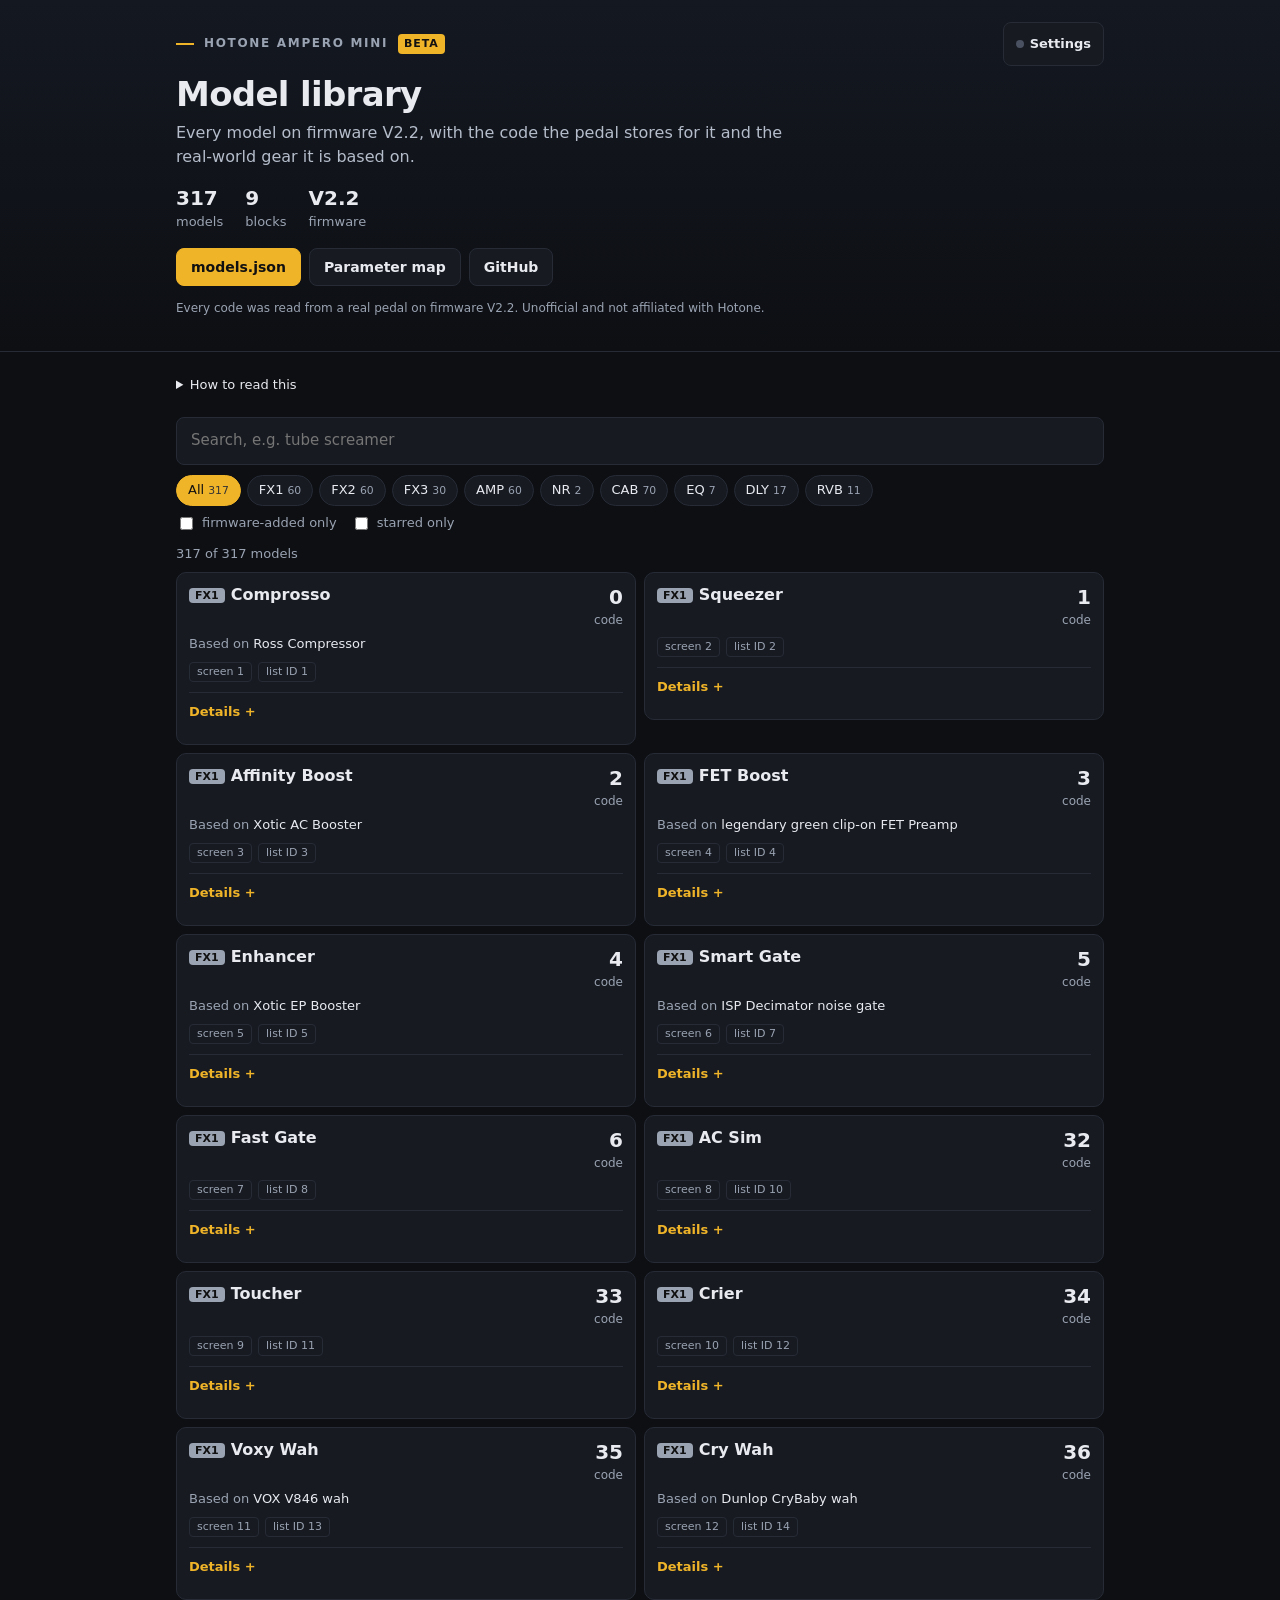
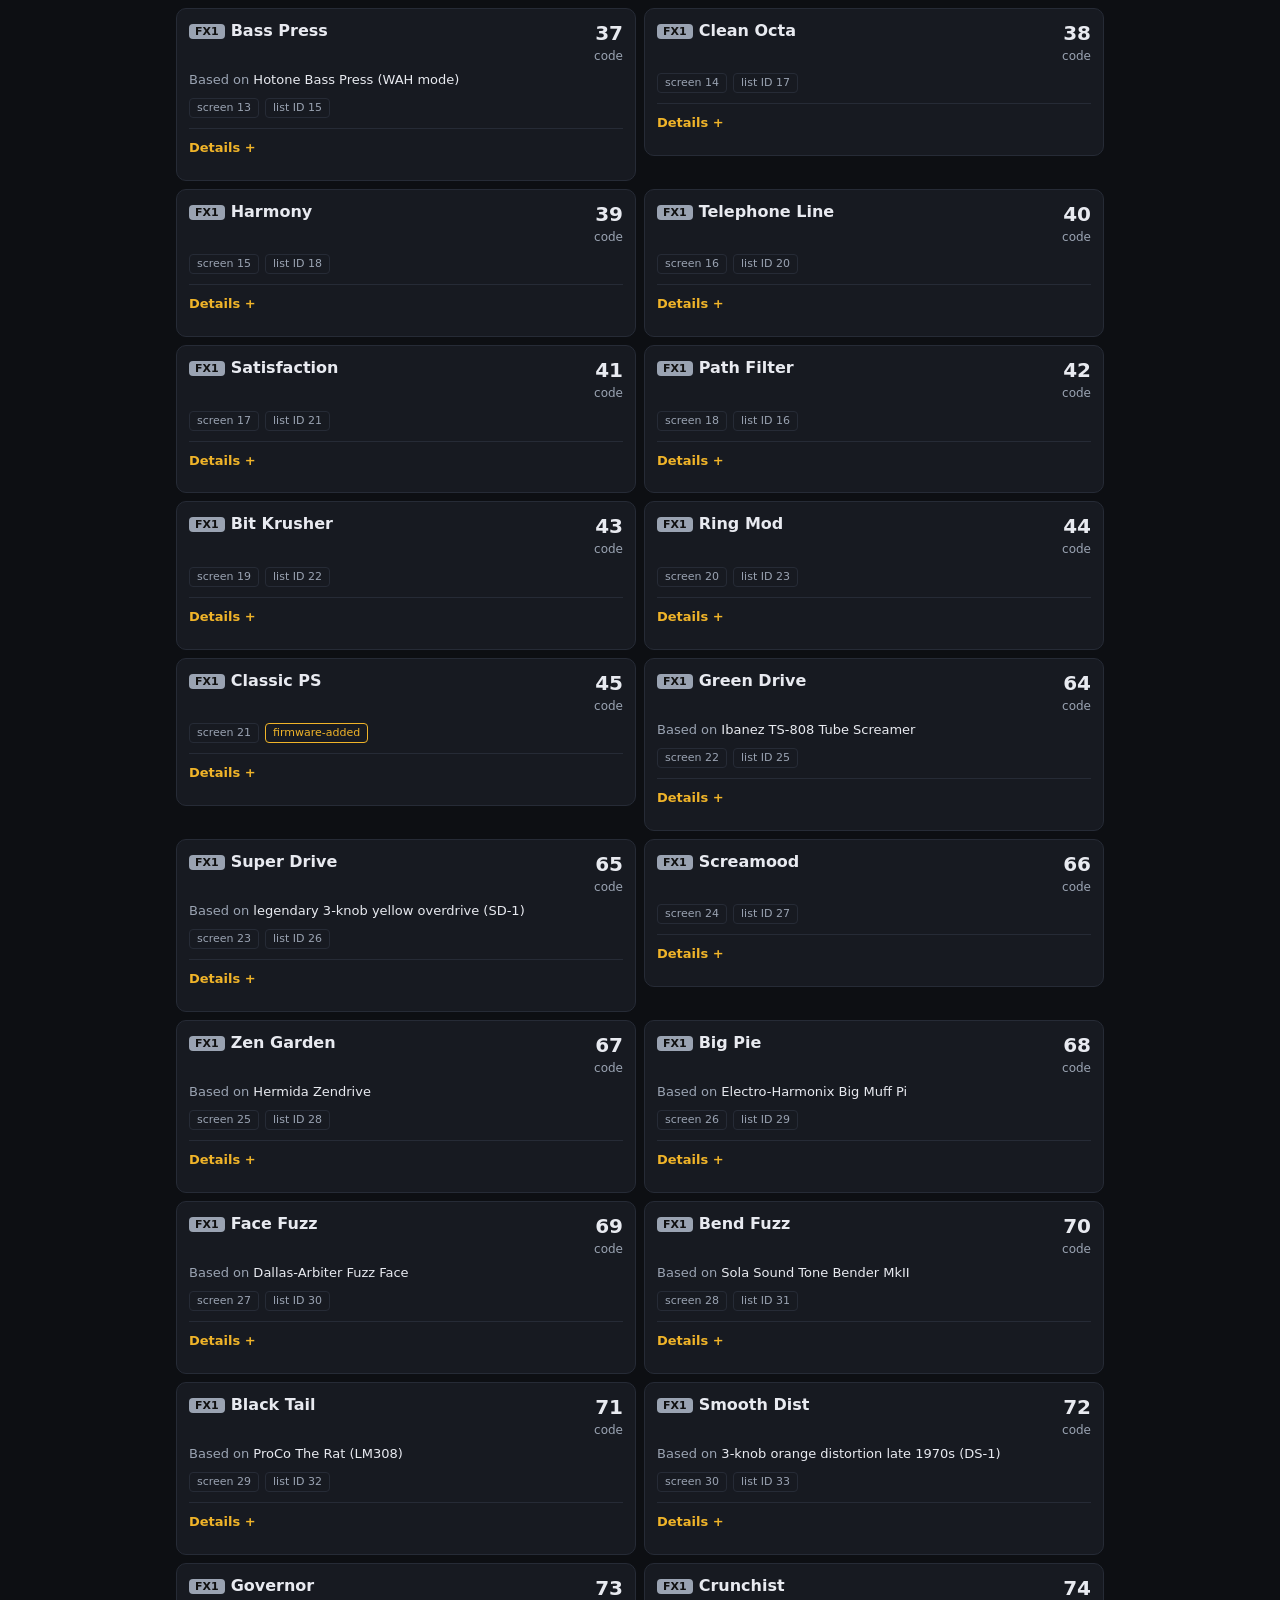
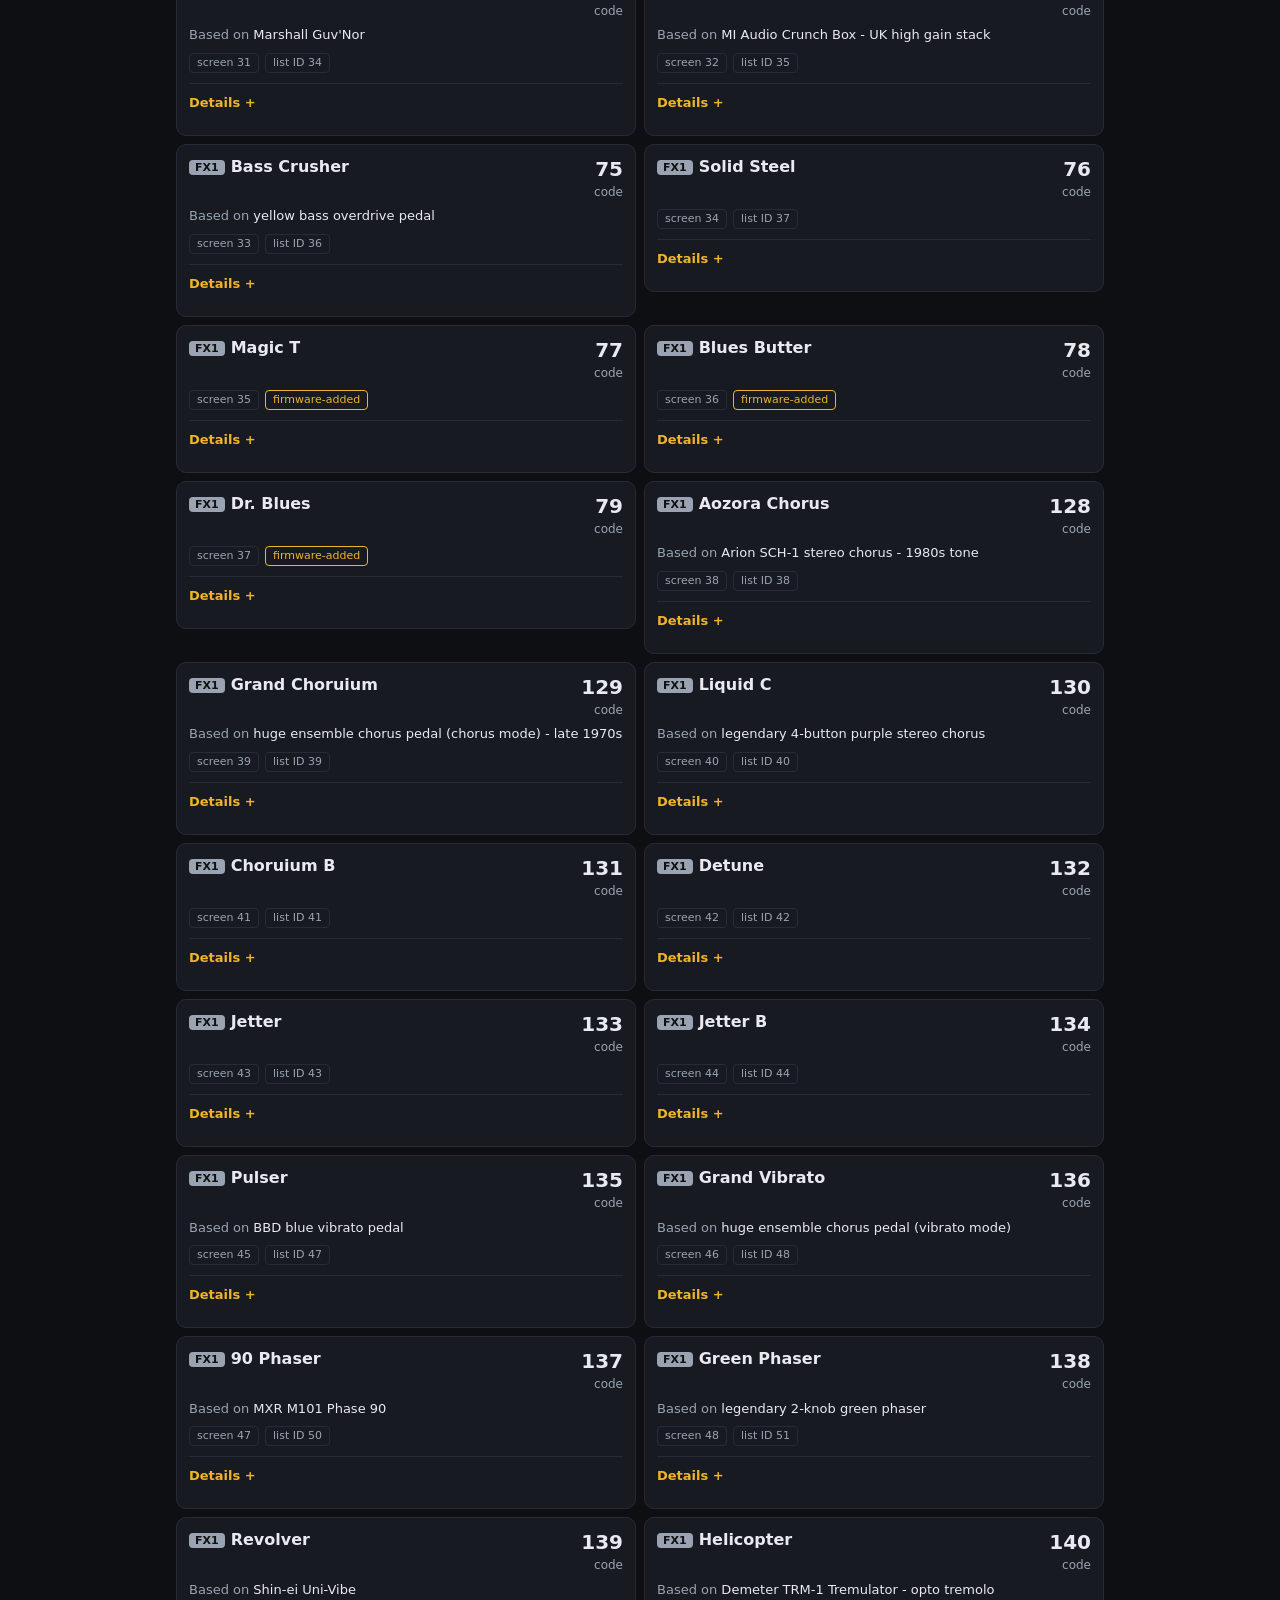
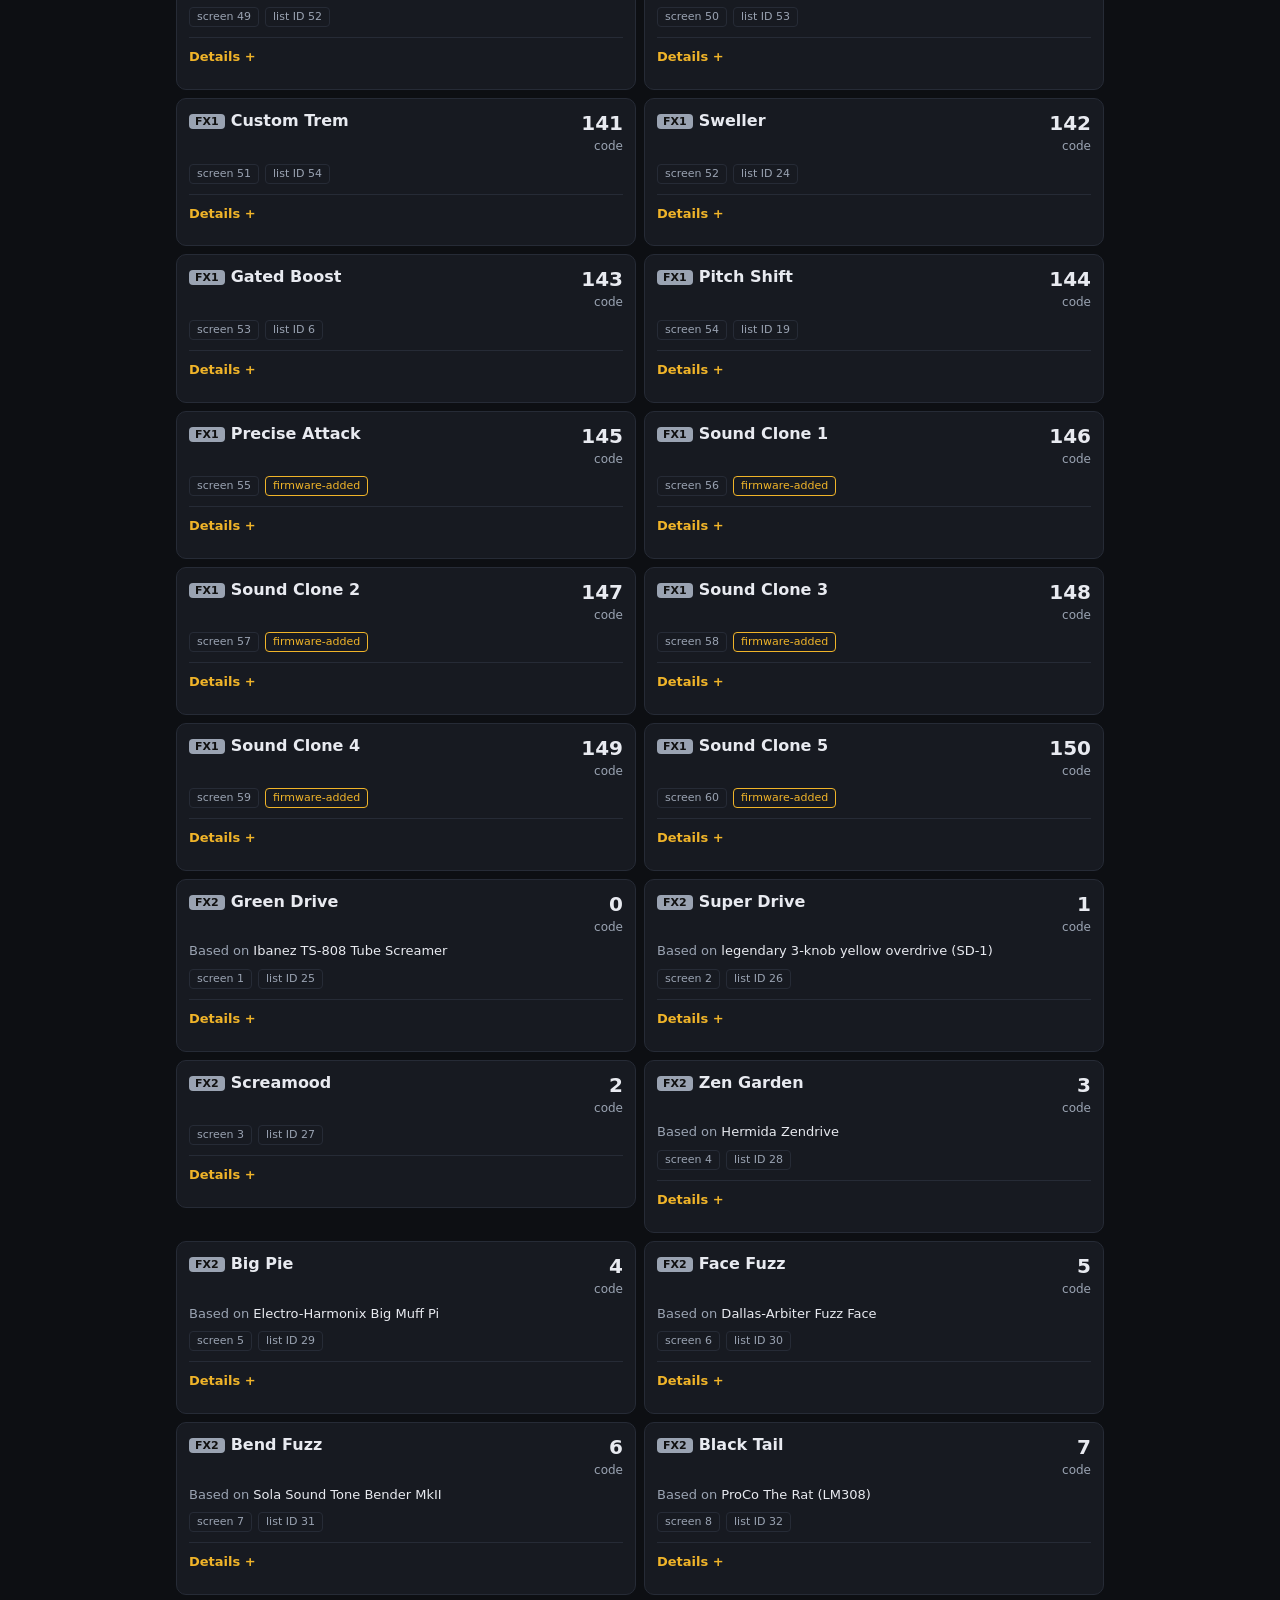
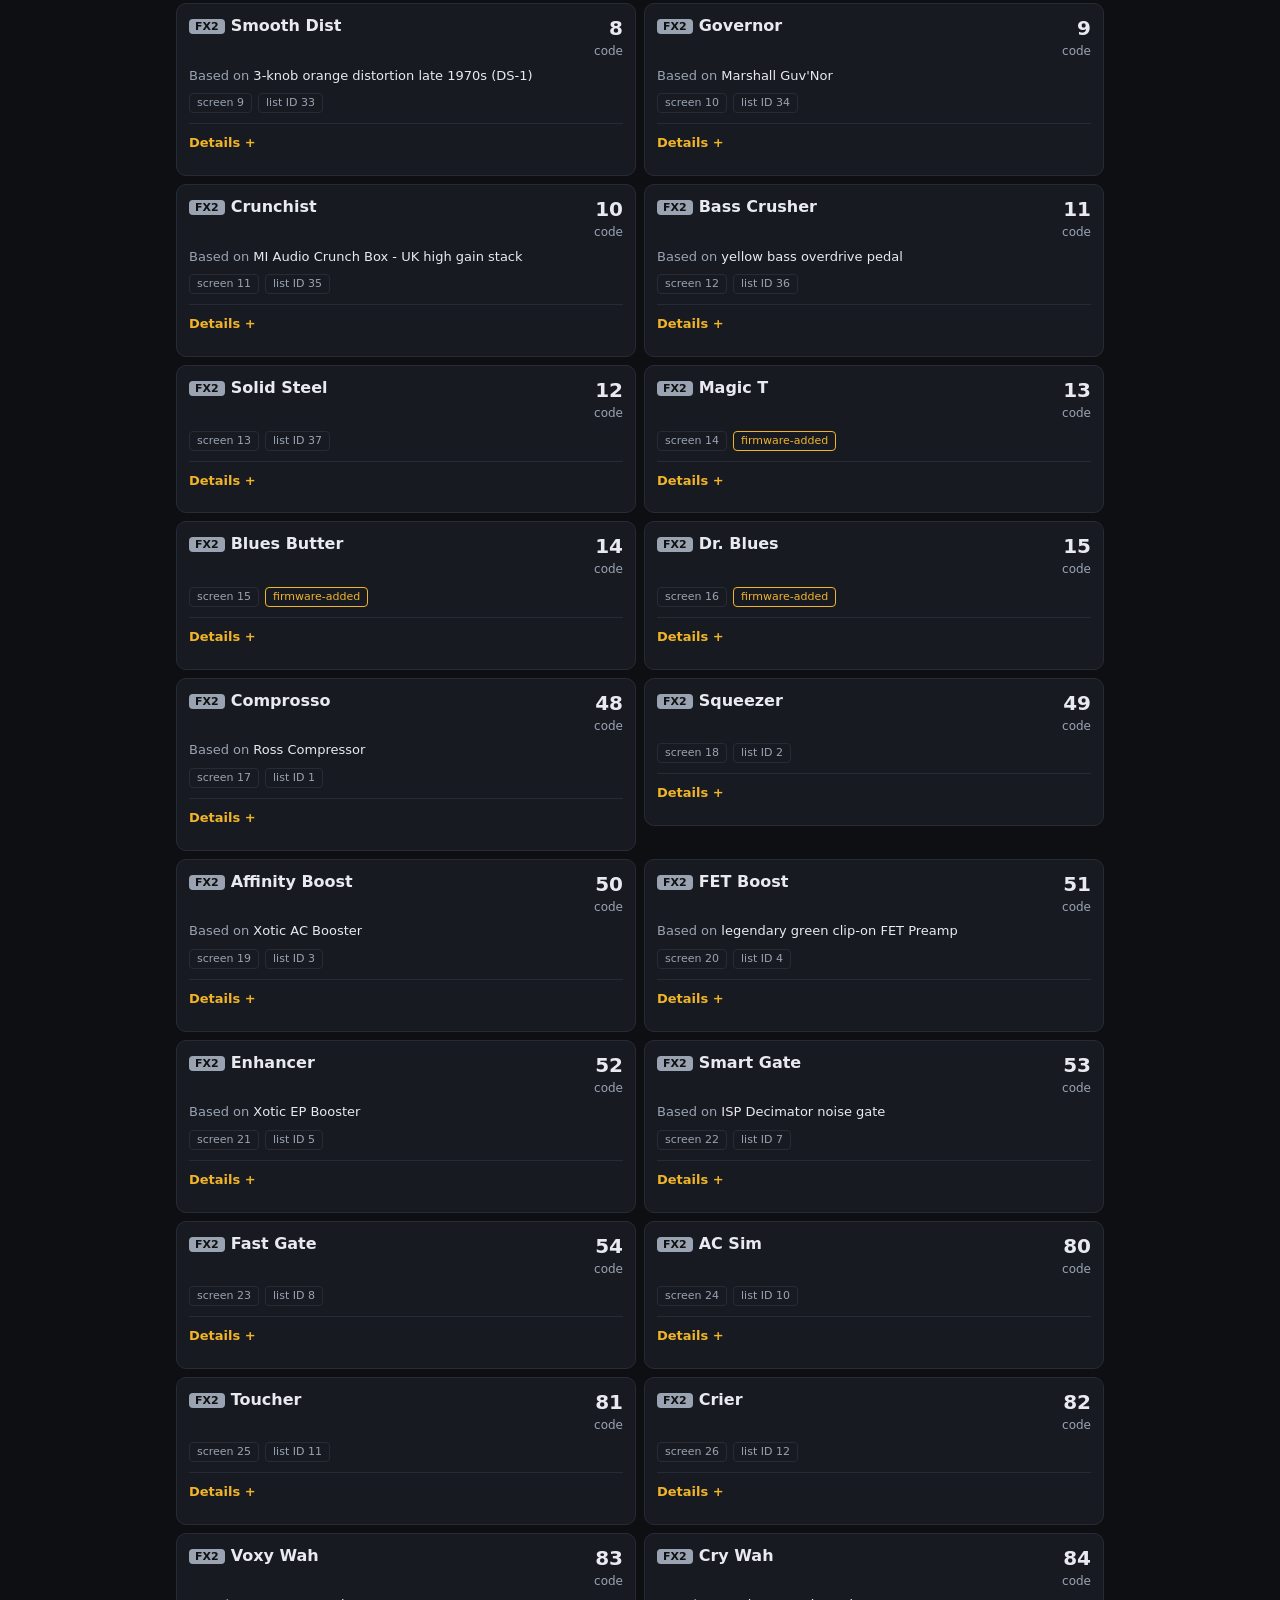
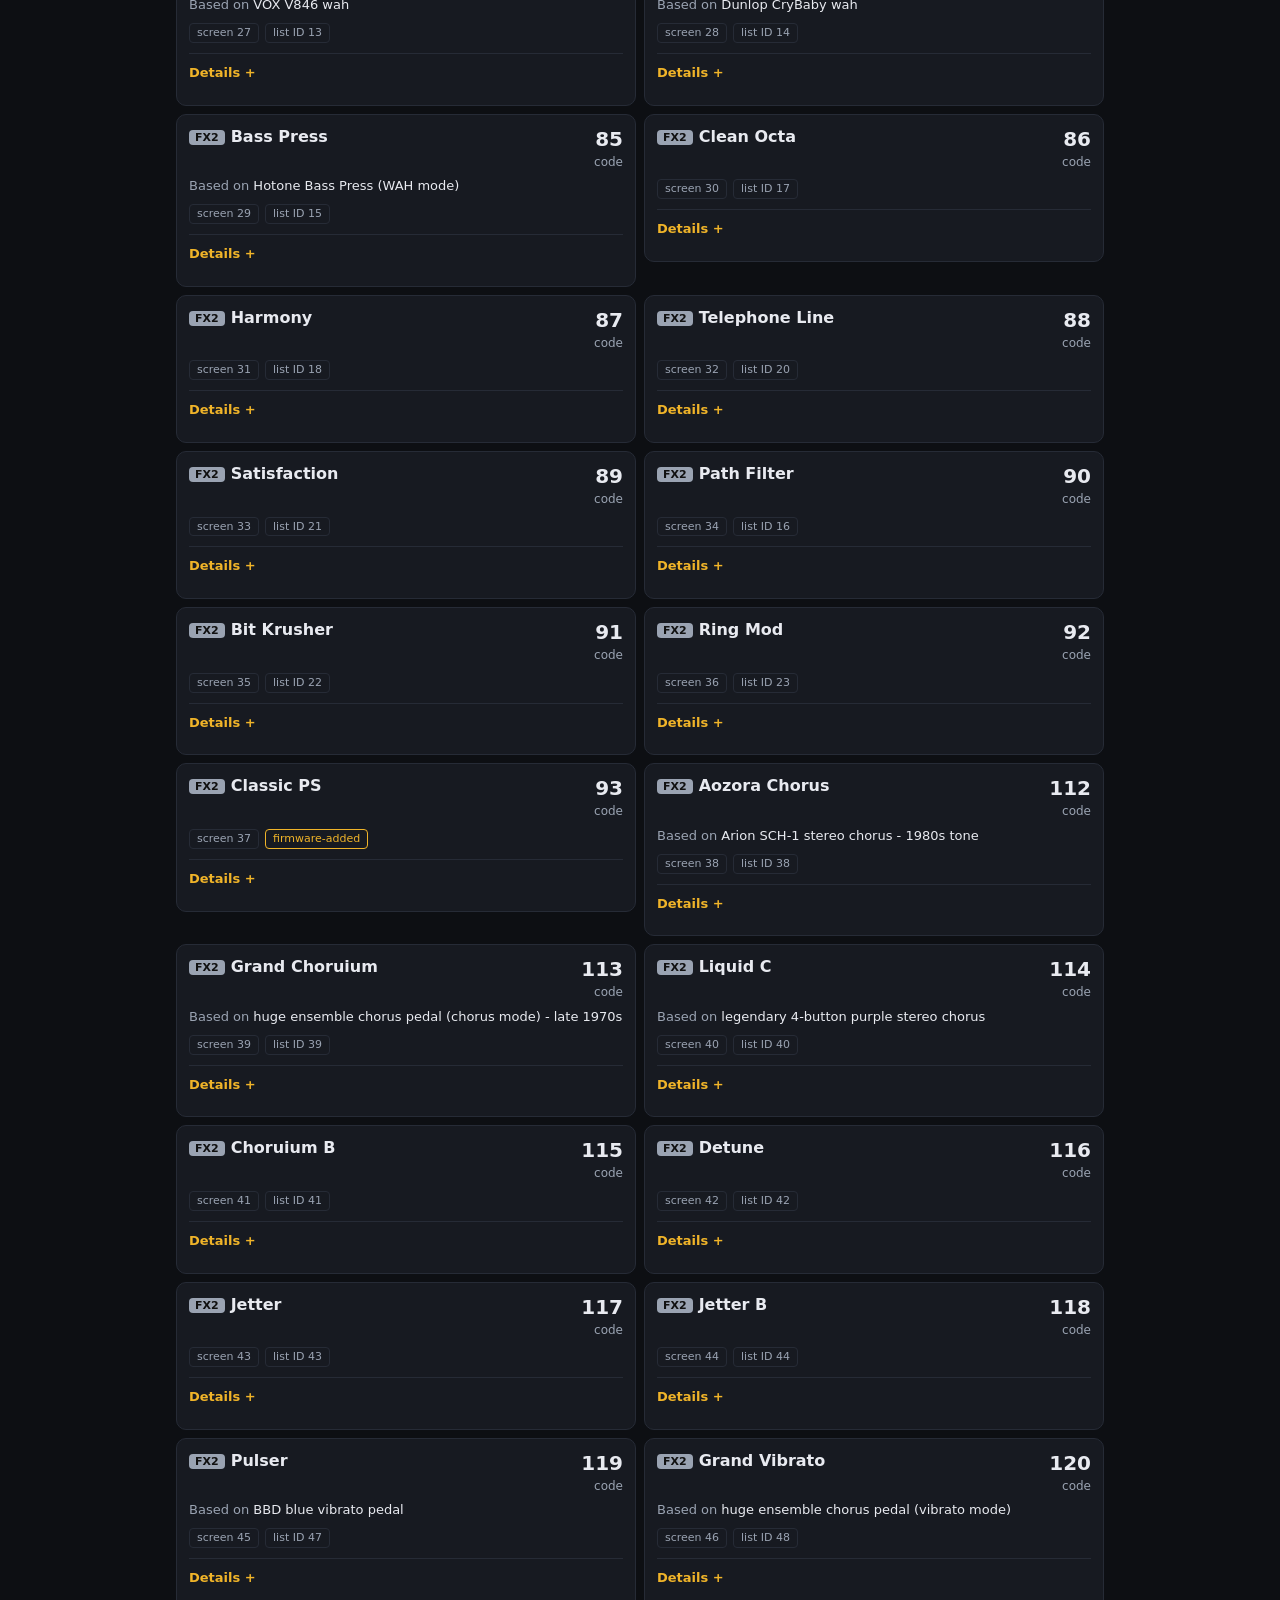
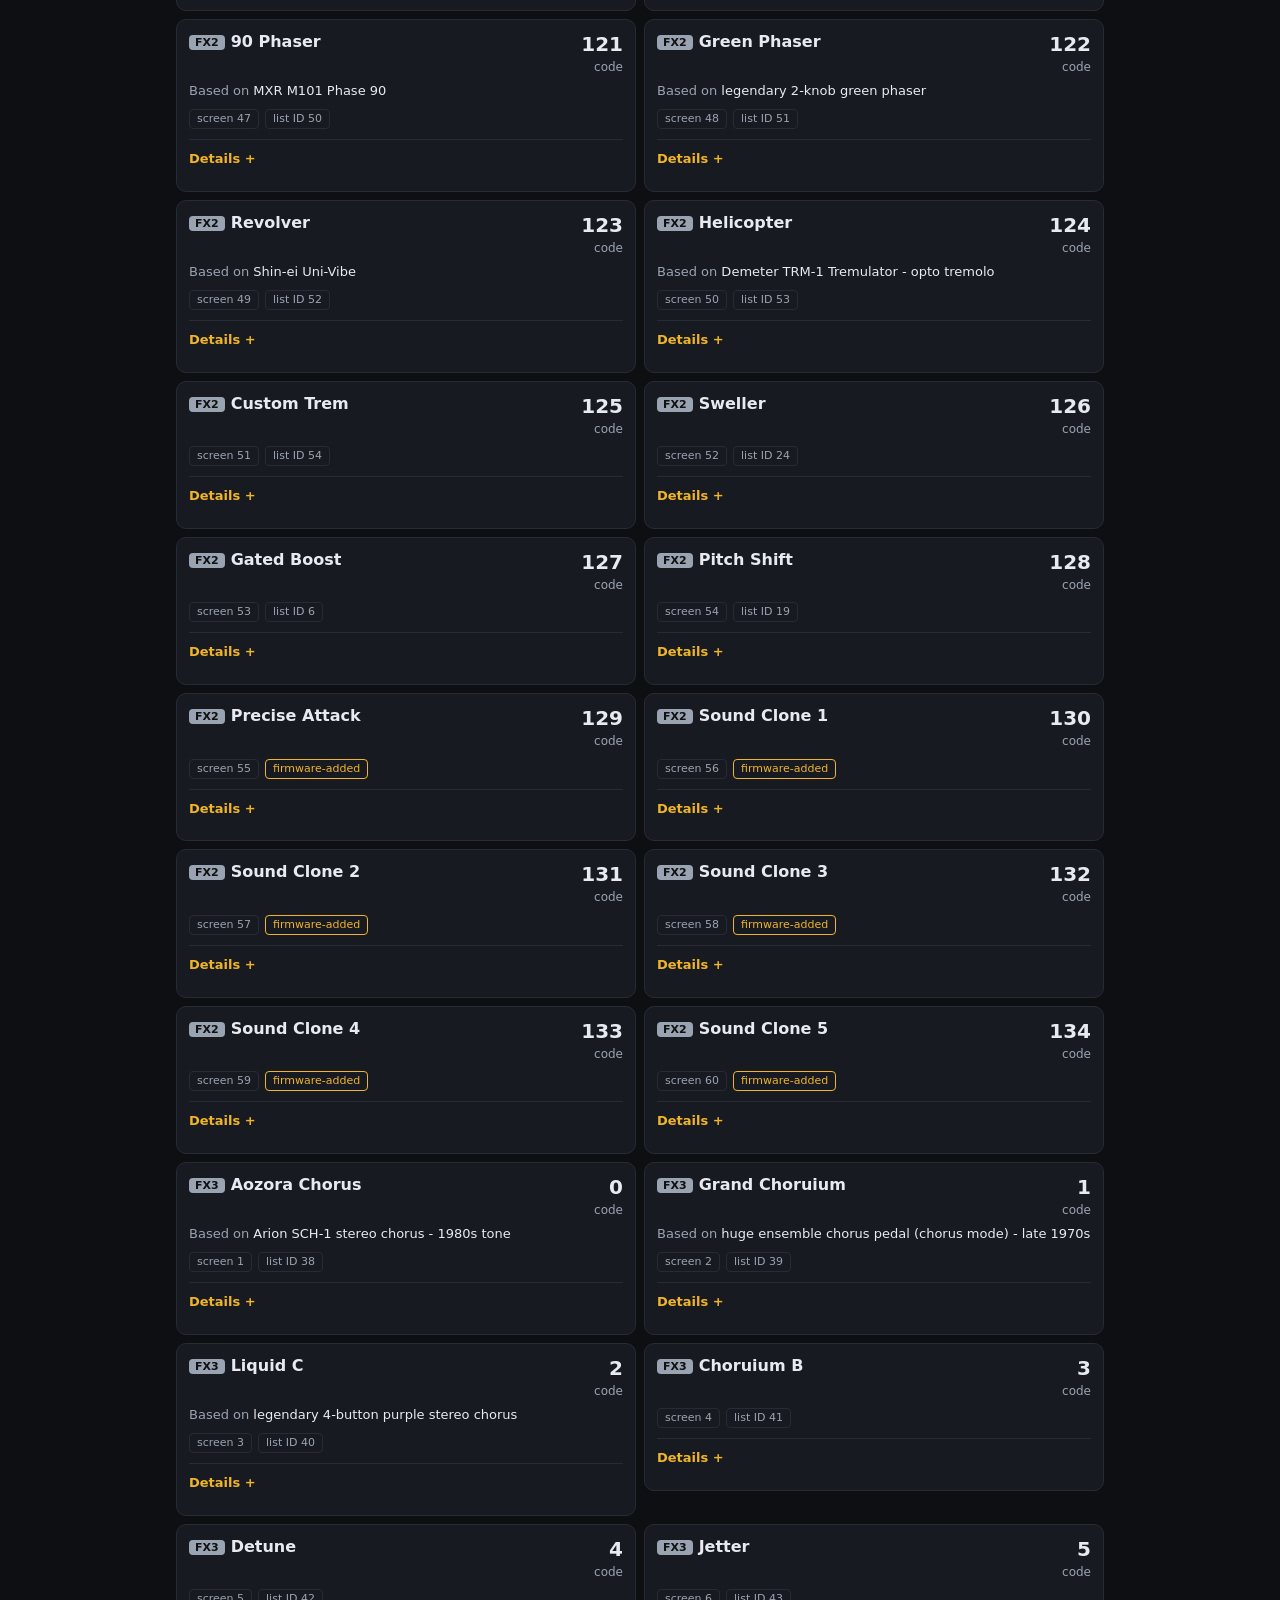
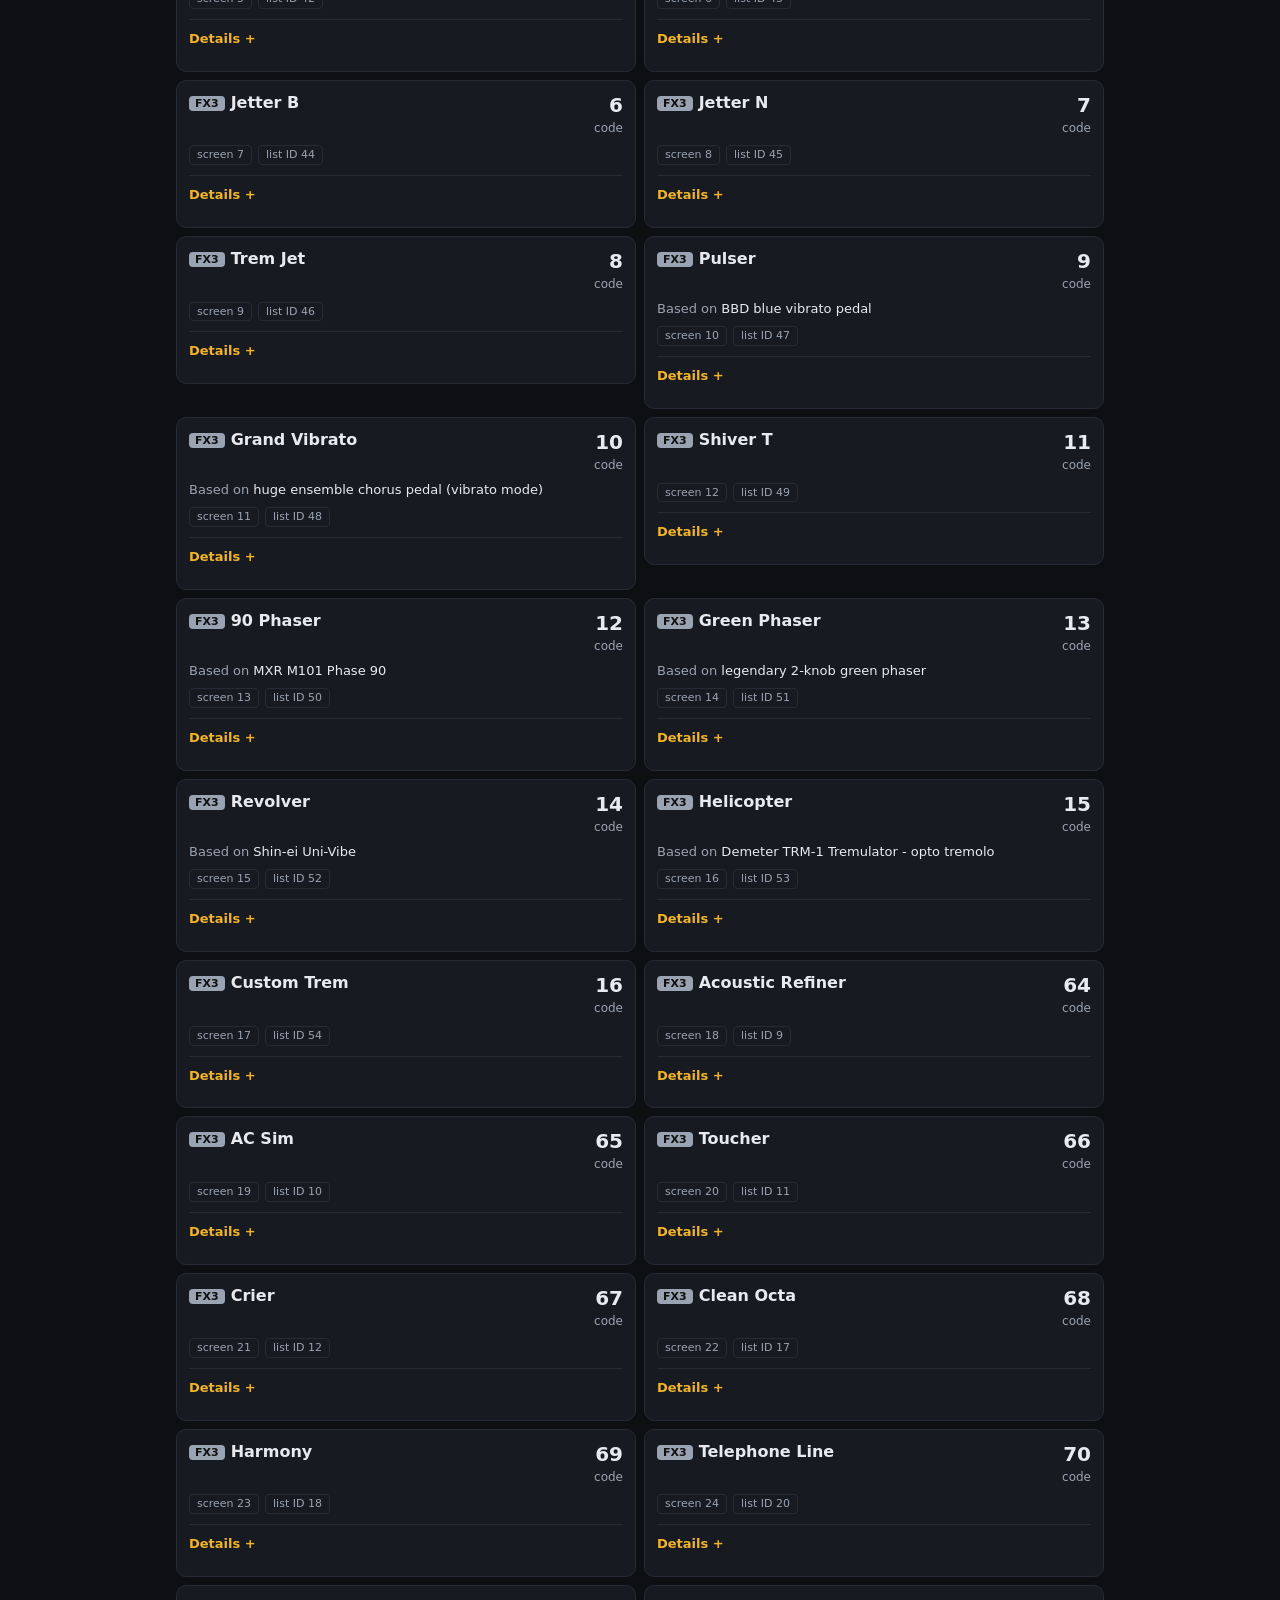
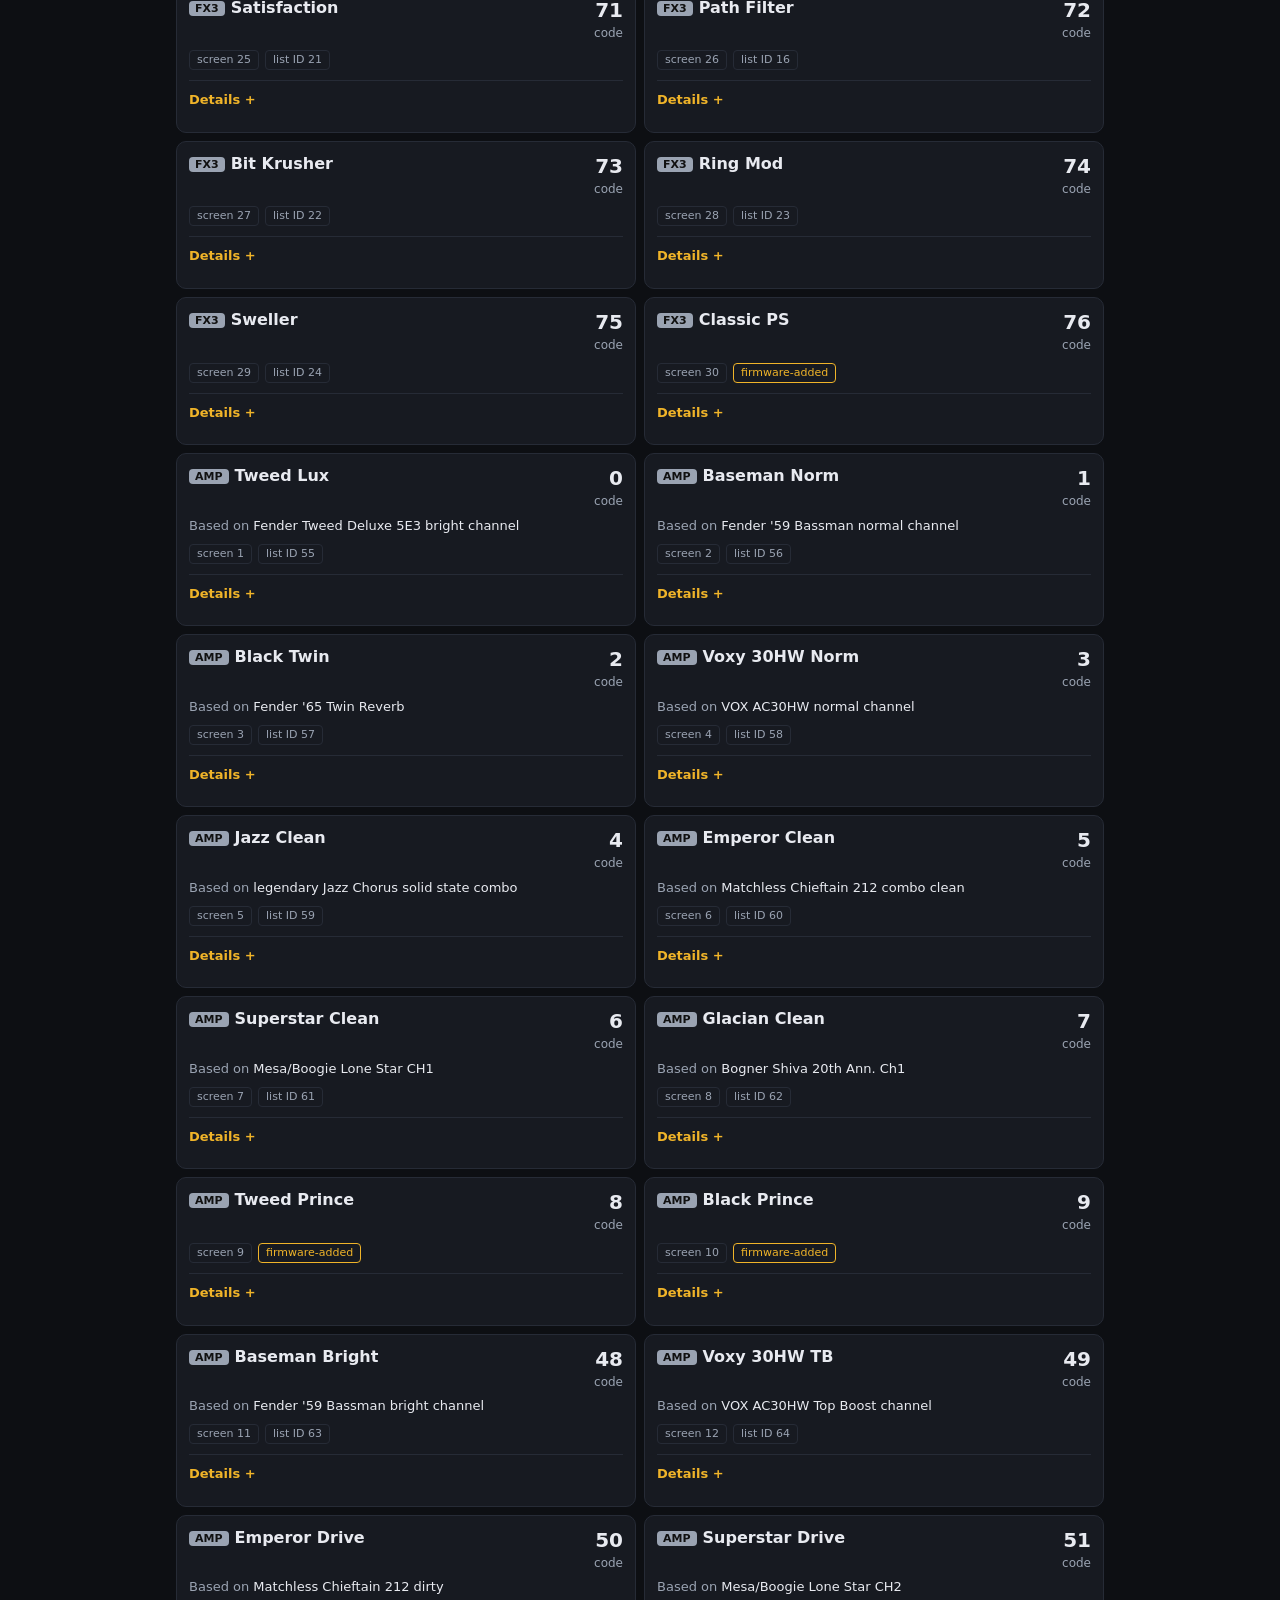
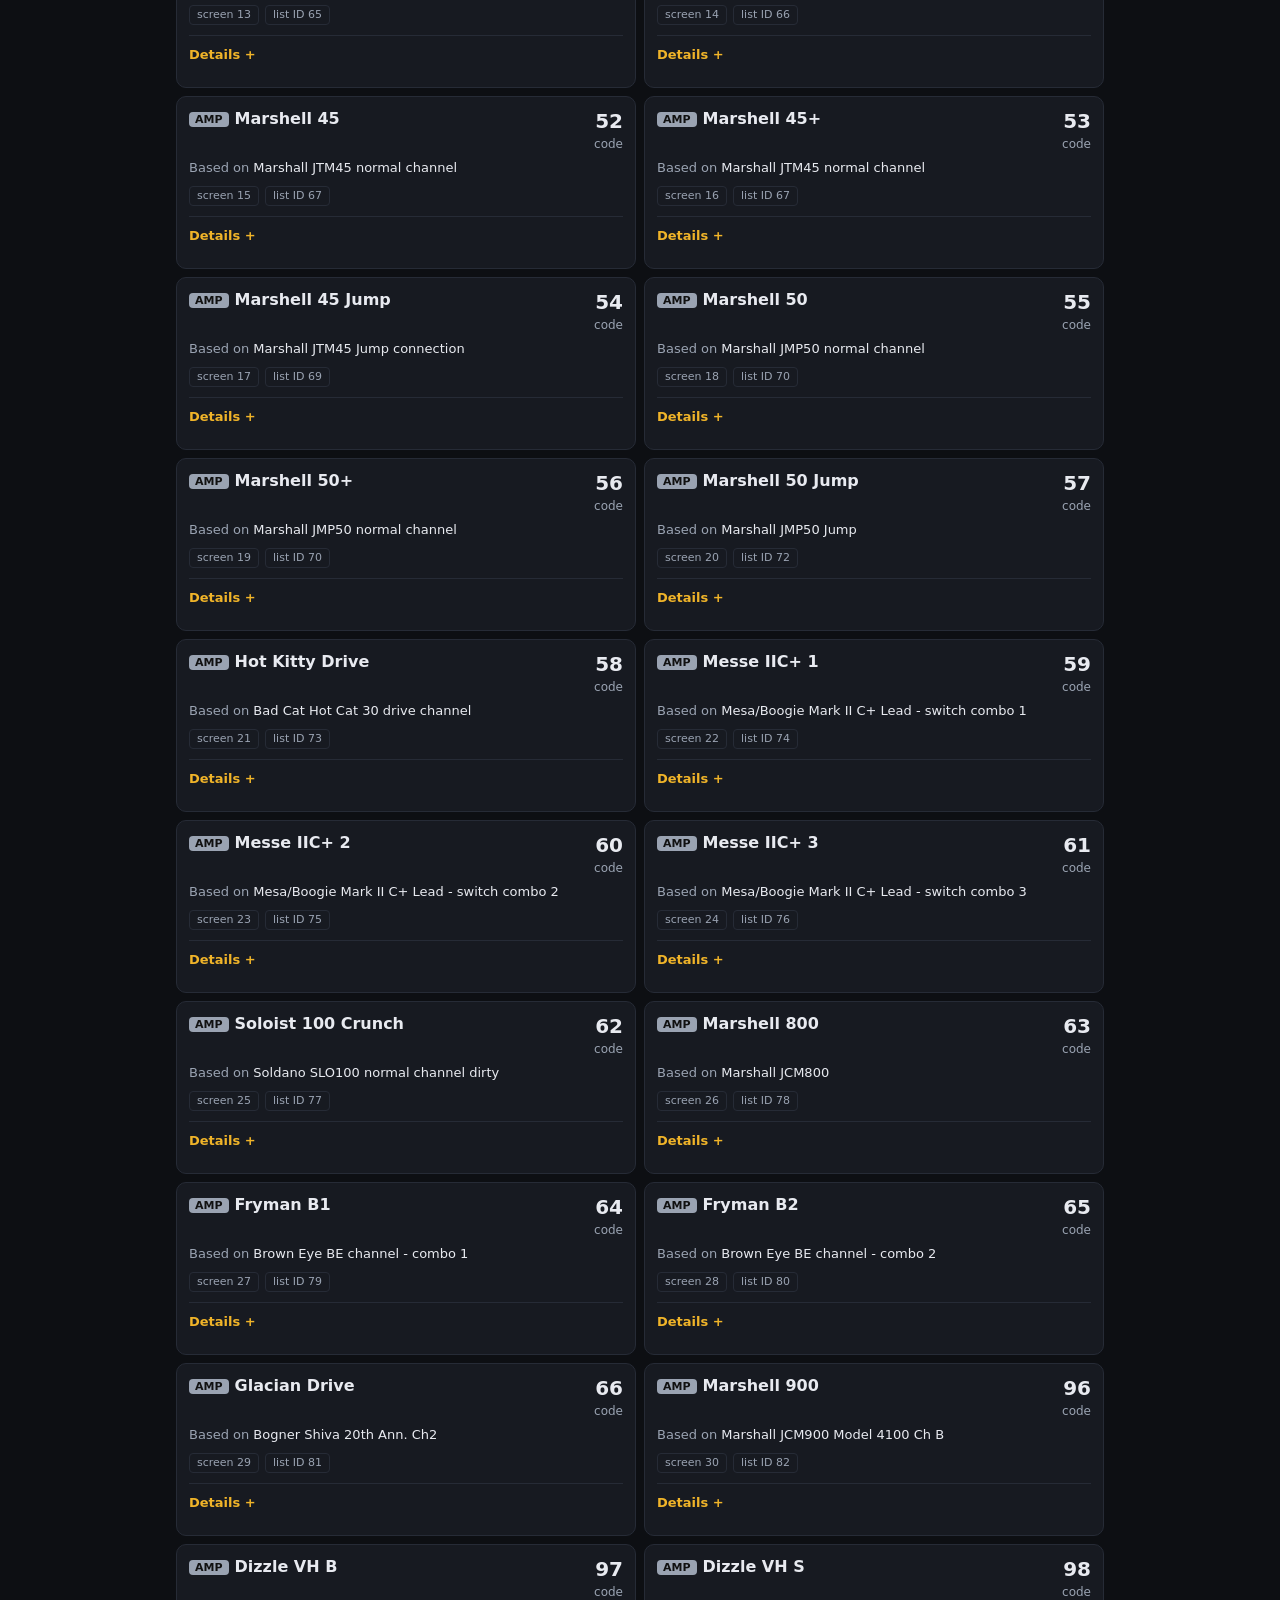
<file: site/index.html>
<!doctype html>
<html lang="en">
<head>
<meta charset="utf-8">
<meta name="viewport" content="width=device-width, initial-scale=1">
<meta name="robots" content="noindex, nofollow, noarchive, nosnippet">
<meta name="googlebot" content="noindex, nofollow">
<meta name="description" content="Unofficial model list for the Hotone Ampero Mini with codes and what each model is based on (beta).">
<title>Ampero Mini model library (beta)</title>
<style>
.pt{width:100%;border-collapse:collapse;font-size:13px}.pt td,.pt th{text-align:left;padding:3px 5px;border-bottom:1px solid var(--line);vertical-align:top}.pn{color:var(--mute);font-size:12px}
:root{--bg:#0d0f13;--panel:#171a21;--line:#262b36;--text:#e8eaf0;--mute:#9aa3b2;--acc:#f0b429;--ok:#3ecf8e;--warn:#e5a13a;--bad:#8b93a3}
*{box-sizing:border-box}
html{-webkit-text-size-adjust:100%}
body{margin:0;background:var(--bg);color:var(--text);font:15px/1.45 system-ui,-apple-system,Segoe UI,Roboto,sans-serif}
.wrap{max-width:960px;margin:0 auto;padding:16px}
.beta{font-size:11px;letter-spacing:.08em;text-transform:uppercase;background:var(--acc);color:#111;border-radius:4px;padding:2px 6px;font-weight:700}
#q{width:100%;font:inherit;padding:12px 14px;border-radius:8px;border:1px solid var(--line);background:var(--panel);color:var(--text);margin:14px 0 10px}
#q:focus{outline:2px solid var(--acc);border-color:transparent}
.chips{display:flex;flex-wrap:wrap;gap:6px;margin-bottom:8px}
.chip{border:1px solid var(--line);background:var(--panel);color:var(--text);border-radius:999px;padding:5px 11px;font:inherit;font-size:13px;cursor:pointer}
.chip[aria-pressed=true]{background:var(--acc);color:#111;border-color:var(--acc)}
.chips[hidden]{display:none}
.chip small{color:var(--mute);margin-left:4px}
.chip[aria-pressed=true] small{color:#333}
.opts{display:flex;flex-wrap:wrap;gap:14px;color:var(--mute);font-size:13px;margin:6px 0 12px}
.opts label{display:flex;gap:6px;align-items:center;cursor:pointer}
#count{color:var(--mute);font-size:13px;margin:4px 0 8px}
.list{display:grid;gap:8px;grid-template-columns:1fr;align-items:start}
.card{background:var(--panel);border:1px solid var(--line);border-radius:10px;padding:10px 12px;display:grid;grid-template-columns:1fr auto;gap:2px 12px}
.name{font-weight:600;font-size:16px}
.blk{font-size:11px;font-weight:700;color:#111;background:var(--mute);border-radius:4px;padding:1px 6px;margin-right:6px;vertical-align:1px}
.codebox{text-align:right;font-variant-numeric:tabular-nums;white-space:nowrap}
.code{font-size:20px;font-weight:700}
.code.dim{color:#4a5262;font-weight:400}
.sub{color:var(--mute);font-size:12px}
.based{grid-column:1/-1;color:var(--text);font-size:13px;margin-top:4px}
.based span{color:var(--mute)}
.meta{grid-column:1/-1;display:flex;flex-wrap:wrap;gap:6px;margin-top:6px}
.tag{font-size:11px;border-radius:4px;padding:1px 7px;border:1px solid var(--line);color:var(--mute)}
.tag.ok{color:var(--ok);border-color:var(--ok)}
.tag.warn{color:var(--warn);border-color:var(--warn)}
.tag.new{color:var(--acc);border-color:var(--acc)}
.empty{padding:30px;text-align:center;color:var(--mute)}
footer{margin:28px 0 12px;color:var(--mute);font-size:12px;border-top:1px solid var(--line);padding-top:12px}
details{margin:8px 0;color:var(--mute);font-size:13px}
details summary{cursor:pointer;color:var(--text)}
details dl{margin:8px 0;display:grid;grid-template-columns:auto 1fr;gap:4px 12px}
details dt{font-weight:600;color:var(--text)}details dd{margin:0}

.top{border-bottom:1px solid var(--line);background:linear-gradient(180deg,#141821 0,#0d0f13 100%)}
.top .wrap{padding-top:22px;padding-bottom:22px}
.brand{display:flex;align-items:center;gap:10px;flex-wrap:wrap;color:var(--mute);font-size:12px;letter-spacing:.14em;text-transform:uppercase;font-weight:600}
.brand i{width:18px;height:2px;background:var(--acc);display:inline-block}
.top h1{font-size:34px;line-height:1.1;letter-spacing:-.02em;margin:10px 0 8px;font-weight:700}
.lede{color:#b5bdcb;font-size:16px;max-width:620px;margin:0 0 16px}
.stats{display:flex;flex-wrap:wrap;gap:8px 22px;margin:0 0 16px;padding:0;list-style:none}
.stats li{font-size:13px;color:var(--mute)}
.stats b{display:block;color:var(--text);font-size:20px;font-weight:700;font-variant-numeric:tabular-nums}
.btns{display:flex;flex-wrap:wrap;gap:8px}
.btn{display:inline-block;border:1px solid var(--line);border-radius:8px;padding:8px 14px;font-size:14px;font-weight:600;color:var(--text);text-decoration:none;background:var(--panel)}
.btn.pri{background:var(--acc);border-color:var(--acc);color:#111}
.btn:hover{border-color:var(--acc)}
.note{margin-top:14px;font-size:12px;color:var(--mute)}
.exp{grid-column:1/-1;margin-top:8px;border-top:1px solid var(--line);padding-top:6px}
.exp summary{cursor:pointer;color:var(--acc);font-size:13px;font-weight:600;padding:4px 0;list-style:none}
.exp summary::-webkit-details-marker{display:none}
.exp summary::after{content:' +'}
.exp[open] summary::after{content:' \2212'}
.exp dl{margin:6px 0 2px;display:grid;grid-template-columns:1fr;gap:6px}
.exp dt{font-size:11px;letter-spacing:.08em;text-transform:uppercase;color:var(--mute)}
.exp dd{margin:0 0 4px;font-size:14px;color:var(--text)}
@media(max-width:560px){.top h1{font-size:27px}.lede{font-size:15px}}
@media(min-width:720px){.list{grid-template-columns:1fr 1fr}}
@media(max-width:380px){.card{grid-template-columns:1fr}.codebox{text-align:left}}
</style>
<link rel="stylesheet" href="bridge.css">
</head>
<body>
<div class="top"><div class="wrap">
<div class="brand"><i></i>Hotone Ampero Mini <span class="beta">beta</span></div>
<h1>Model library</h1>
<p class="lede">Every model on firmware V2.2, with the code the pedal stores for it and the real-world gear it is based on.</p>
<ul class="stats" id="stats"><li><b>317</b>models</li><li><b>9</b>blocks</li><li><b>V2.2</b>firmware</li></ul>
<div class="btns"><a class="btn pri" href="models.json">models.json</a><a class="btn" href="params.html">Parameter map</a><a class="btn" href="https://github.com/dhrandy/ampero-bridge">GitHub</a></div>
<p class="note">Every code was read from a real pedal on firmware V2.2. Unofficial and not affiliated with Hotone.</p>
</div></div>
<div class="wrap">
<div id="view-models" class="pane">
<details><summary>How to read this</summary>
<dl>
<dt>Screen</dt><dd>position in the editor's list for that block, starting at 1.</dd>
<dt>Code</dt><dd>the number stored in the preset record for the model. FX1, FX2 and FX3 use different codes even for the same name.</dd>
<dt>firmware-added</dt><dd>in the editor's list, not in the manufacturer's effect list.</dd>
<dt>Details</dt><dd>short notes in our own words about the real-world gear. General background, not measurements.</dd>
</dl></details>
<input id="q" type="search" placeholder="Search, e.g. tube screamer" autocomplete="off" autocapitalize="off" spellcheck="false" aria-label="Search models">
<div class="chips" id="chips" role="group" aria-label="Filter by block"></div>
<div class="chips styles" id="styles" role="group" aria-label="Filter by style" hidden></div>
<div class="opts">
<label><input type="checkbox" id="added"> firmware-added only</label>
</div>
<div id="count" aria-live="polite"></div>
<div class="list" id="list"></div>
</div>
<footer>
Beta. Not affiliated with or endorsed by Hotone. Product and brand names belong to their owners and appear only to say which real-world gear a model is based on. MIT licensed, copyright dhrandy.
</footer>
</div>
<script src="tone.js"></script>
<script src="bridge.js"></script>
<script>
(function(){
var data=null,all=[],block='ALL',style='',info={};
var $=function(i){return document.getElementById(i)};
function norm(s){return (s||'').toLowerCase().replace(/[^a-z0-9 ]+/g,' ').replace(/\s+/g,' ').trim()}
function subseq(q,t){var i=0;for(var j=0;j<t.length&&i<q.length;j++)if(t[j]===q[i])i++;return i===q.length}
function lev(a,b,max){if(Math.abs(a.length-b.length)>max)return max+1;var p=[],i,j;for(j=0;j<=b.length;j++)p[j]=j;for(i=1;i<=a.length;i++){var c=[i],mn=i;for(j=1;j<=b.length;j++){c[j]=Math.min(p[j]+1,c[j-1]+1,p[j-1]+(a[i-1]===b[j-1]?0:1));if(c[j]<mn)mn=c[j]}if(mn>max)return max+1;p=c}return p[b.length]}
function tri(s){var o={};s=' '+s+' ';for(var i=0;i<s.length-2;i++)o[s.substr(i,3)]=1;return o}
function score(m,q,qt){
 var name=m._n,hay=m._h,s=0;
 if(name===q)return 1000;
 for(var k=0;k<qt.length;k++){
  var t=qt[k],best=0,words=name.split(' ');
  if(name.indexOf(t)===0)best=100;
  else if(words.some(function(w){return w.indexOf(t)===0}))best=80;
  else if(name.indexOf(t)>=0)best=60;
  else if(m._ba.indexOf(t)>=0)best=40;
  else if(hay.indexOf(t)>=0)best=25;
  else if(t.length>=3&&subseq(t,name.replace(/ /g,'')))best=15;
  else if(t.length>=4&&m._w.some(function(w){return lev(t,w,t.length>=7?2:1)<=(t.length>=7?2:1)}))best=12
  else if(t.length>=4){var a=tri(t),b=m._t,c=0,n=0;for(var x in a){n++;if(b[x])c++}if(n&&c/n>=.6)best=10}
  if(!best)return 0;s+=best}
 return s}
var AMPT={'Cleans':['Tweed Lux','Baseman Norm','Black Twin','Voxy 30HW Norm','Jazz Clean','Emperor Clean','Superstar Clean','Glacian Clean'],
'Edge of breakup':['Baseman Bright','Voxy 30HW TB','Emperor Drive','Hot Kitty Drive','Superstar Drive','Glacian Drive'],
'Crunch':['Marshell 45','Marshell 45+','Marshell 45 Jump','Marshell 50','Marshell 50+','Marshell 50 Jump','Marshell 800','Fryman B1','Fryman B2'],
'Mid gain':['Messe IIC+ 1','Messe IIC+ 2','Messe IIC+ 3','Soloist 100 Crunch','Marshell 900'],
'High gain':['Dizzle VH B','Dizzle VH S','Engle Saga 1','Fryman HB','Fryman HB+','Soloist 100 Lead','Messe IV Lead 1','Messe IV Lead 2','Messe IV Lead 3','Tangerine R100','Boger XT Blue M'],
'Metal & djent':['Eddie 51','Engle Saga 2','Rector Dual V','Rector Dual M','Dizzle VH+ B','Dizzle VH+ S'],
'Bass':['Alchemy Pre','Ampage Classic','Ampage Flip','Voxy Bass','Messe Bass 400'],
'Acoustic':['Acoustic Preamp 1','Acoustic Preamp 2']};
var FXT={'Drive':['Overdrive','Fuzz/Dist','Distortion','Bass Drive','Boost','Saturation'],'Dynamics':['Dynamic','Gate','Swell'],'Modulation':['Chorus','Flanger','Flanger/Trem','Vibrato','Phaser','Uni-Vibe','Tremolo','Ring Mod'],'Filter & wah':['Filter','Wah'],'Pitch':['Octave/Pitch'],'Lo-fi':['Lo-Fi','Bit Crusher'],'Acoustic':['Acoustic']};
var CABA=['Dreadnought 1','Dreadnought 2','Orchestal','Jumbo','Hum Bird','Auditorium','Classical','Mandolin','Fretless Bass','Double Bass'];
function styleOf(m){
 var b=m.block,k,t;
 if(b==='AMP'){for(k in AMPT)if(AMPT[k].indexOf(m.name)>=0)return k;return ''}
 if(b==='FX1'||b==='FX2'||b==='FX3'){for(k in FXT)if(FXT[k].indexOf(m.category)>=0)return k;return ''}
 if(b==='DLY'||b==='RVB'||b==='EQ')return m.category||'';
 if(b==='CAB'){if(CABA.indexOf(m.name)>=0)return 'Acoustic sim';t=/(\d+)x(\d+)/.exec(m.name);return t?t[0]:''}
 return ''}
function styleOrder(b){if(b==='AMP')return Object.keys(AMPT);if(b==='FX1'||b==='FX2'||b==='FX3')return Object.keys(FXT);return null}
function drawStyles(){
 var el=$('styles');el.innerHTML='';
 if(block==='ALL'){el.hidden=true;return}
 var cnt={},order=[];all.forEach(function(m){if(m.block===block&&m._s){if(!cnt[m._s]){cnt[m._s]=0;order.push(m._s)}cnt[m._s]++}});
 var o=styleOrder(block);if(o)order=o.filter(function(x){return cnt[x]});else order.sort(function(a,b){return a.localeCompare(b,undefined,{numeric:true})});
 if(!order.length){el.hidden=true;return}
 el.hidden=false;
 [''].concat(order).forEach(function(x){var b=document.createElement('button');b.className='chip';b.type='button';b.setAttribute('aria-pressed',x===style);b.innerHTML=(x||'All styles')+(x?'<small>'+cnt[x]+'</small>':'');b.onclick=function(){style=x;render()};el.appendChild(b)})}
function build(){
 data.blocks.forEach(function(b){b.models.forEach(function(m){
  m.block=b.block;m._s=styleOf(m);m._i=(info.models||{})[b.block+':'+m.code];m._n=norm(m.name);m._ba=norm(m.based_on);
  m._h=norm([m.block,m.name,m.based_on,m.category,m.firmware_added?'firmware added':'',m.renamed,m.caveat,m.notes?[m.notes.tone,m.notes.known_for,m.notes.tip].join(' '):''].join(' '));
  m._t=tri(m._n);m._w=m._h.split(' ');all.push(m)})});
 var chips=$('chips');
 function chip(id,label,n){var b=document.createElement('button');b.className='chip';b.type='button';b.setAttribute('aria-pressed',id===block);b.innerHTML=label+'<small>'+n+'</small>';b.onclick=function(){block=id;style='';render()};b.dataset.id=id;chips.appendChild(b)}
 chip('ALL','All',all.length);data.blocks.forEach(function(b){chip(b.block,b.block,b.count)});
 render()}
function esc(s){return String(s).replace(/[&<>"]/g,function(c){return {'&':'&amp;','<':'&lt;','>':'&gt;','"':'&quot;'}[c]})}
var pmap={};
function paramRows(m){
 var b=pmap[String(m.block).toLowerCase()],e=b&&b.models&&(b.models[m.code]||b.models.ALL);
 if(!e||!e.params)return '';var ks=Object.keys(e.params);if(!ks.length)return '';
 var t='<table class="pt"><tr><th>#</th><th>Knob</th><th>Range</th><th>Checked</th></tr>';
 ks.forEach(function(k){var p=e.params[k];t+='<tr><td>'+esc(k)+'</td><td>'+esc(p.name||'')+(p.name_source?'<div class="pn">'+esc(p.name_source)+'</div>':'')+(p.note?'<div class="pn">'+esc(p.note)+'</div>':'')+'</td><td>'+(p.valid_range?esc(p.valid_range.join(' to ')):p.editor_enum?esc(p.editor_enum.map(function(a){return a.value+'='+a.label}).join(', ')):p.editor_display_range?'editor display '+esc(p.editor_display_range.join(' to ')):'')+'</td><td>'+(p.status==='write-verified'?'written and read back':p.status==='address-confirmed-only'?'address only':esc(p.status))+'</td></tr>'});
 return '<dt>Parameters</dt><dd>'+t+'</table></dd>'}
function card(m){
 var known=!(m.code===null||m.code===undefined);
 var star=window.AmperoBridge?AmperoBridge.modelStarHtml(m):'';
 var h='<div class="card'+(star?' has-star':'')+'"><div><span class="blk">'+esc(m.block)+'</span><span class="name">'+esc(m.name)+'</span></div>'+
 '<div class="codebox">'+(known?'<div class="code">'+esc(m.code)+'</div><div class="sub">code</div>':'<div class="code dim">\u2013</div>')+'</div>'+star;
 if(m.based_on)h+='<div class="based"><span>Based on</span> '+esc(m.based_on)+'</div>';
 h+='<div class="meta">';
 h+='<span class="tag">screen '+m.screen+'</span>';
 if(m.id)h+='<span class="tag">list ID '+m.id+'</span>';
 if(m.firmware_added)h+='<span class="tag new">firmware-added</span>';
 if(m.renamed)h+='<span class="tag">'+esc(m.renamed)+'</span>';
 h+='</div>';
 if(m.caveat)h+='<div class="based"><span>Heads up</span> '+esc(m.caveat)+'</div>';
 if(window.AmperoBridge&&!AmperoBridge.detailsOn())return h+'</div>';
 var i=m._i,rows='';
 if(m.notes)rows+='<dt>Tone</dt><dd>'+esc(m.notes.tone)+'</dd><dt>Known for</dt><dd>'+esc(m.notes.known_for)+'</dd><dt>Worth knowing</dt><dd>'+esc(m.notes.tip)+'</dd>';
 if(i)[['what','What it is'],['behavior','How it behaves'],['character','Character'],['era','Era'],['power','Tubes and power'],['cab','Cab'],['controls','Controls'],['players','Used by']].forEach(function(f){if(i[f[0]])rows+='<dt>'+f[1]+'</dt><dd>'+esc(i[f[0]])+'</dd>'});
 rows+=paramRows(m);
 if(rows)h+='<details class="exp"><summary>Details</summary><dl>'+rows+'</dl></details>';
 else if(m.block==='AMP')h+='<div class="based"><span>More specs coming</span></div>';
 return h+'</div>'}
function render(){
 drawStyles();
 [].forEach.call($('chips').children,function(c){c.setAttribute('aria-pressed',c.dataset.id===block)});
 var qraw=$('q').value,q=norm(qraw),qt=q?q.split(' '):[];
 var ad=$('added').checked;
 var res=all.filter(function(m){return (block==='ALL'||m.block===block)&&(!style||m._s===style)&&(!ad||m.firmware_added)&&(!window.AmperoBridge||AmperoBridge.modelPasses(m))});
 if(q){res=res.map(function(m){return [score(m,q,qt),m]}).filter(function(x){return x[0]>0}).sort(function(a,b){return b[0]-a[0]}).map(function(x){return x[1]})}
 $('count').textContent=res.length+' of '+all.length+' models';
 $('list').innerHTML=res.length?res.slice(0,400).map(card).join(''):'<div class="empty">No match.</div>';
 try{history.replaceState(null,'',(q||block!=='ALL')?'#'+encodeURIComponent(block)+'/'+encodeURIComponent(qraw):location.pathname+location.search)}catch(e){}}
function init(){
 var h=decodeURIComponent((location.hash||'').slice(1)).split('/');
 if(h[0]&&h[0]!=='ALL')block=h[0];if(h[1])$('q').value=h.slice(1).join('/');
 var t;$('q').addEventListener('input',function(){clearTimeout(t);t=setTimeout(render,80)});
 $('added').onchange=render;
 if(window.AmperoBridge)AmperoBridge.start({rerender:function(){if(data)render()}});
 fetch('models.json').then(function(r){return r.json()}).then(function(d){data=d;if(window.AmperoBridge)AmperoBridge.setModels(d);return fetch('param-map.json').then(function(r){return r.ok?r.json():{}}).catch(function(){return {}}).then(function(p){pmap=p.blocks||{};return fetch('info.json').then(function(r){return r.ok?r.json():{}}).catch(function(){return {}})})}).then(function(i){info=i||{};build()}).catch(function(){$('list').innerHTML='<div class="empty">Could not load models.json.</div>'})}
init();
})();
</script>
</body>
</html>
</file>
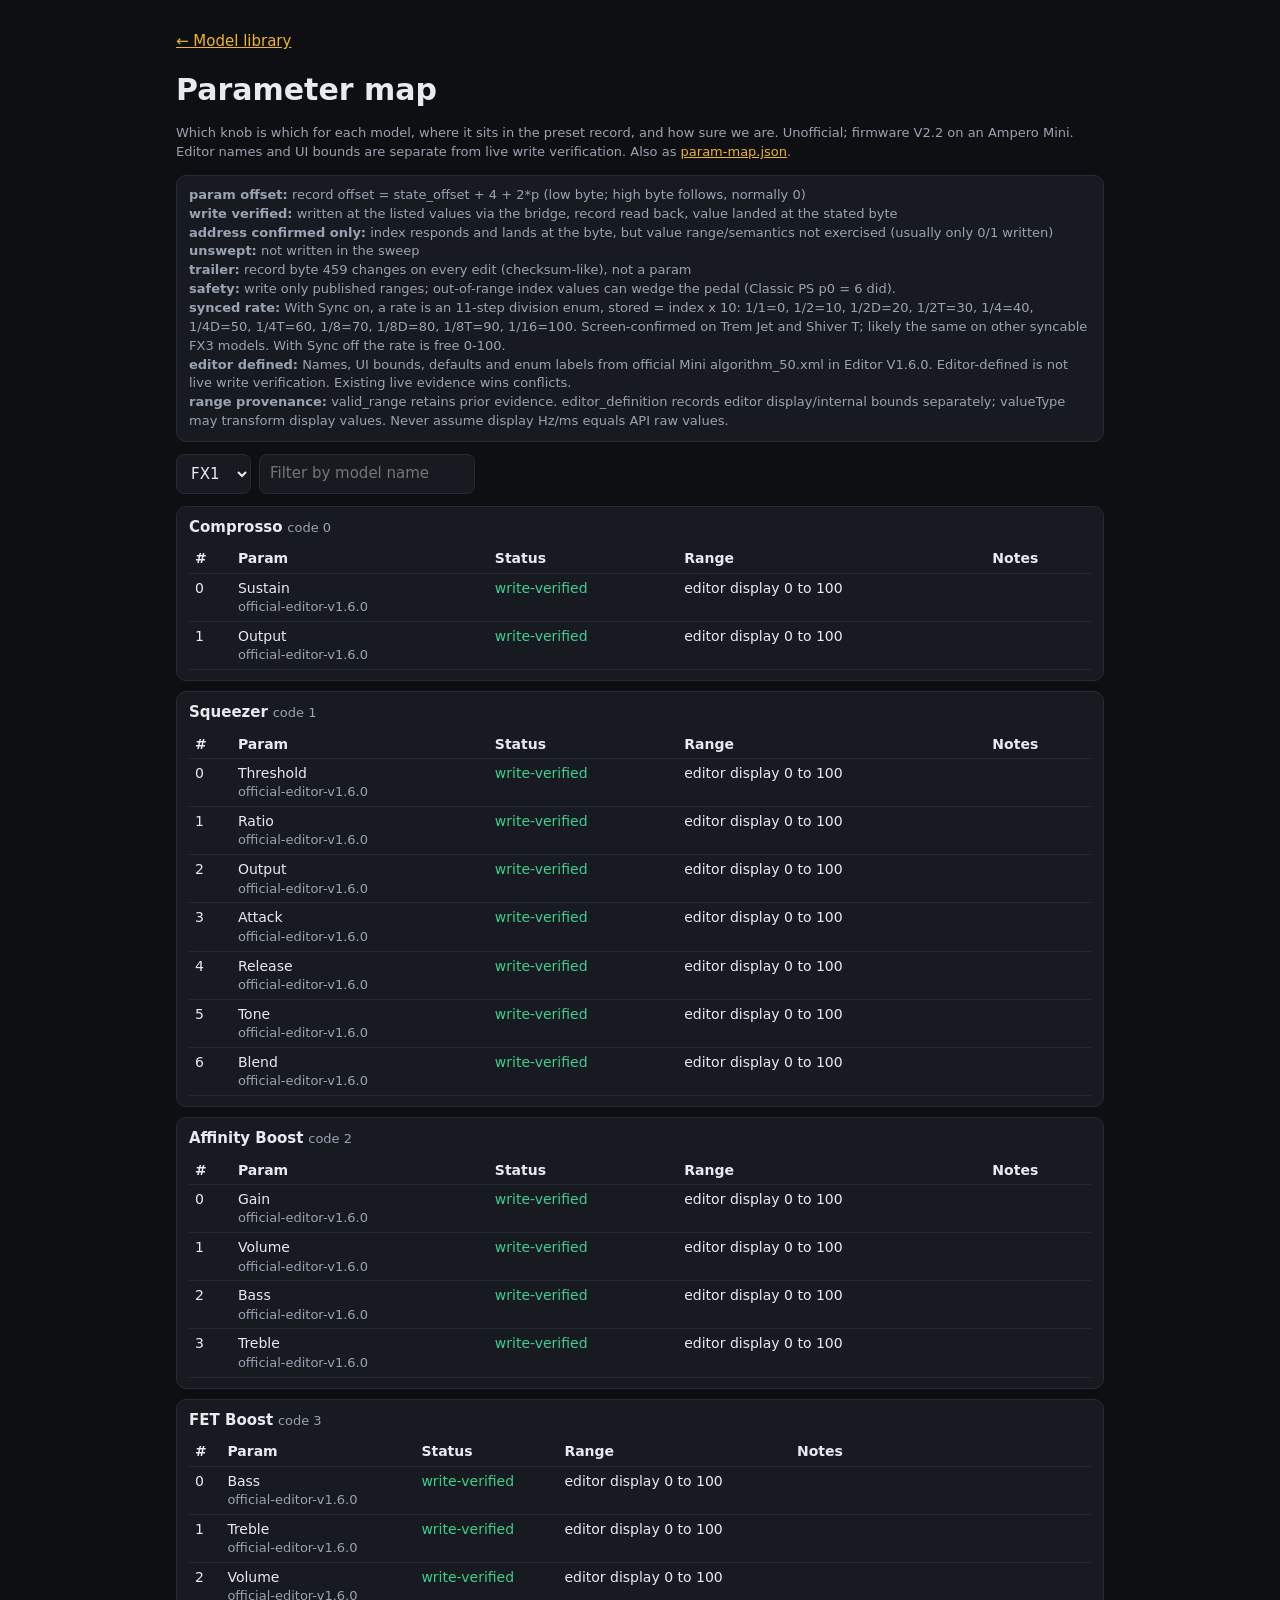
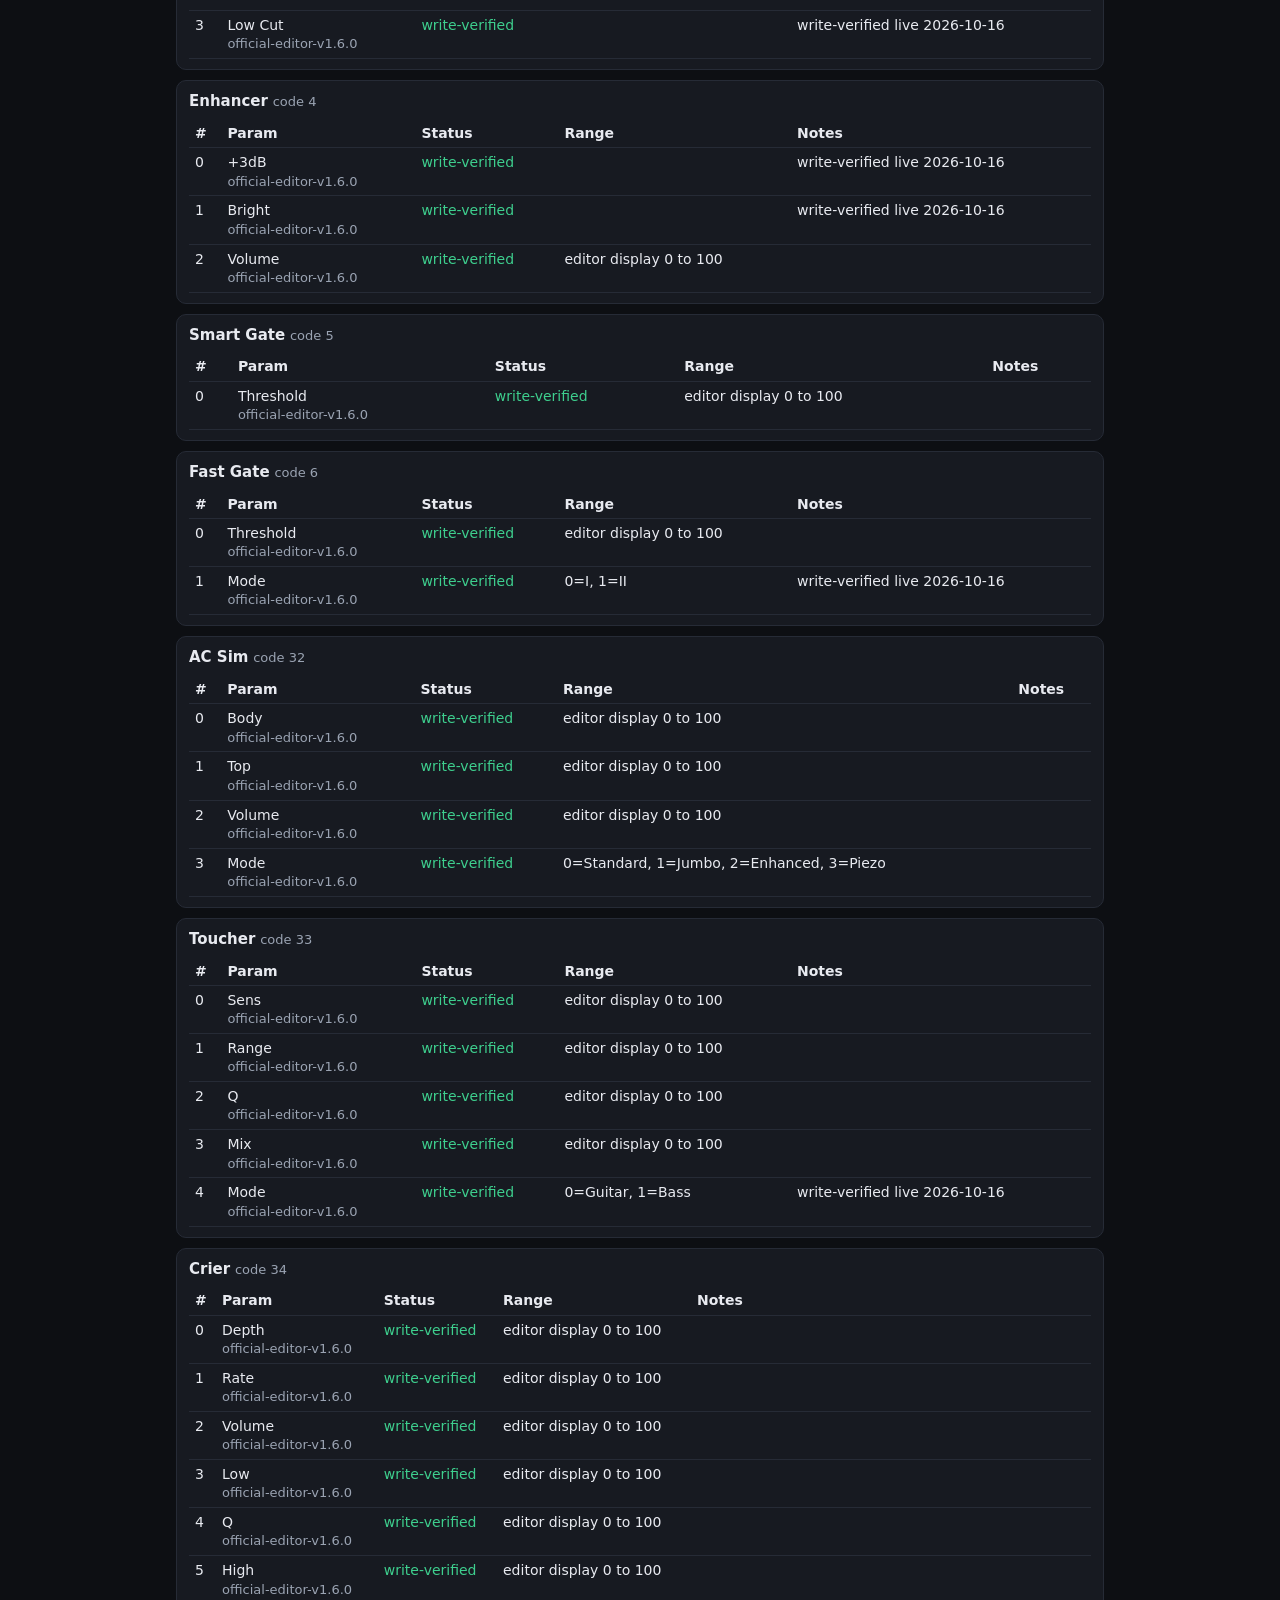
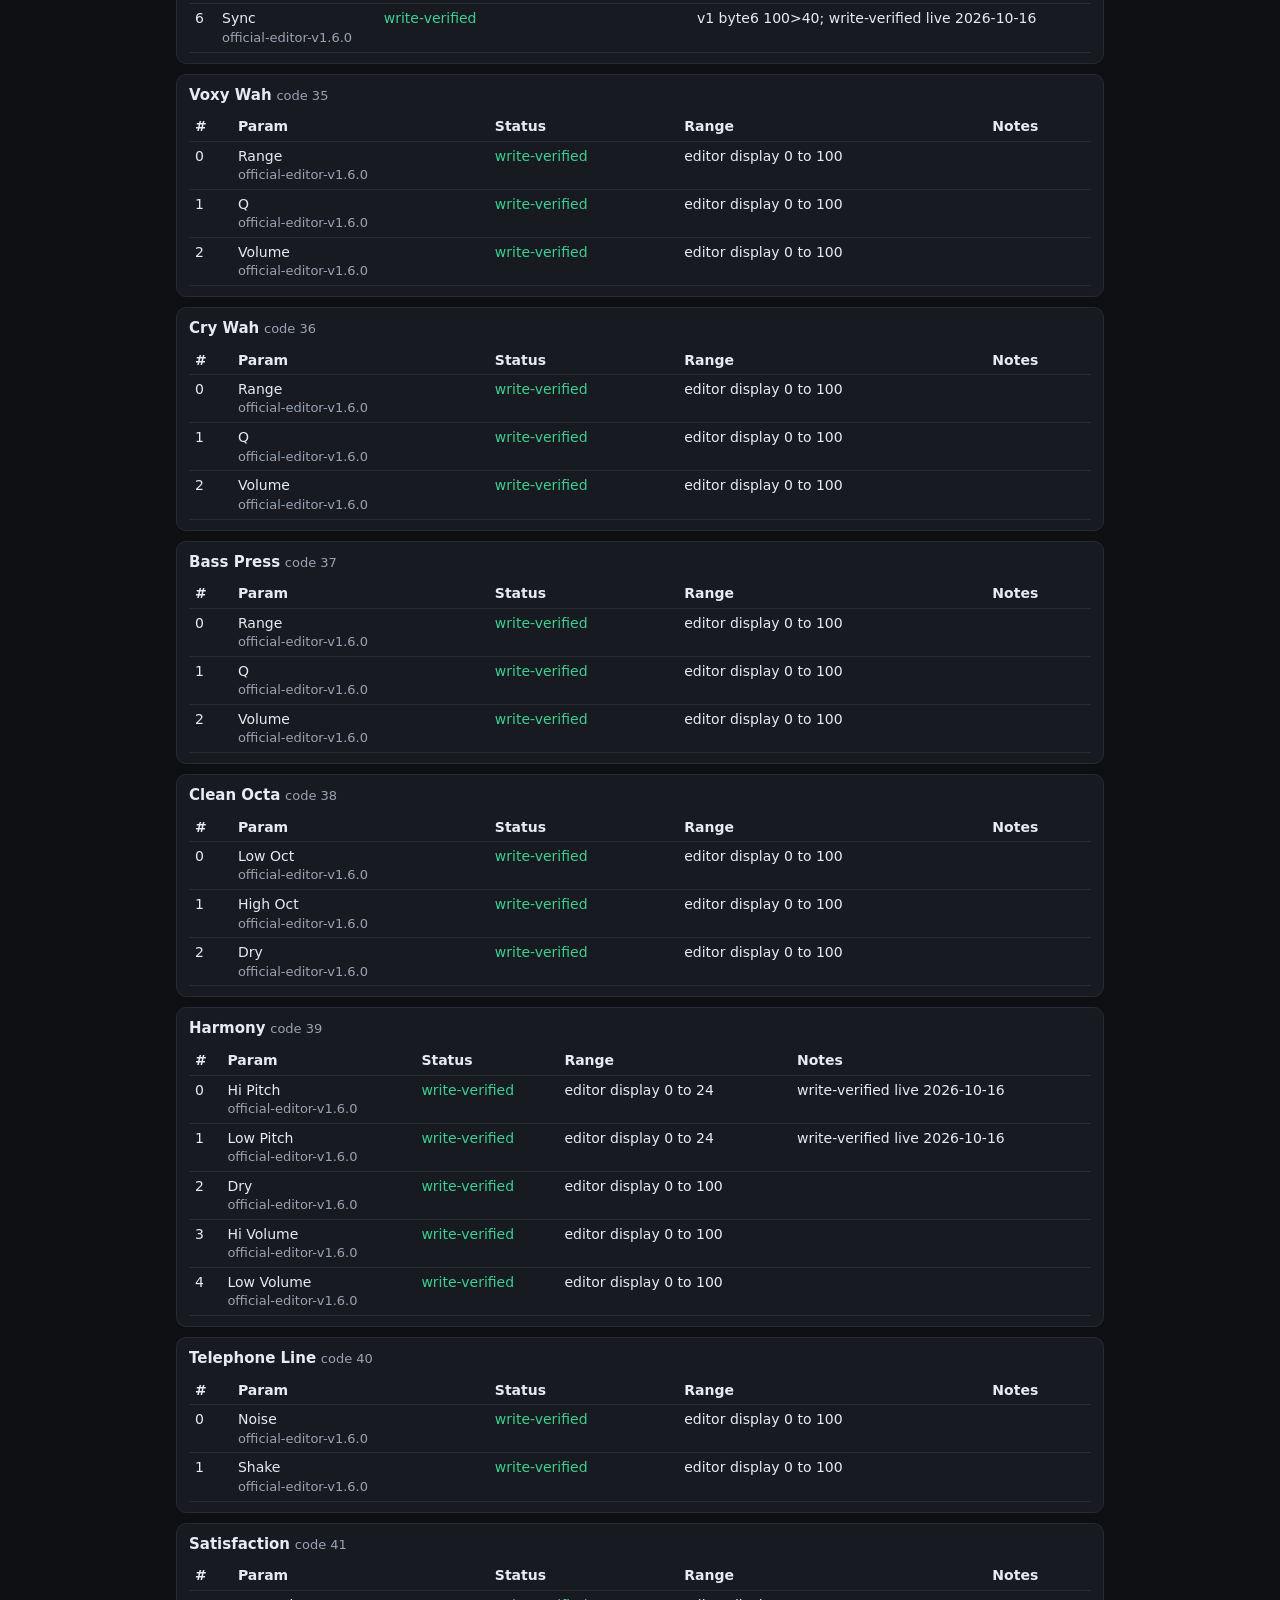
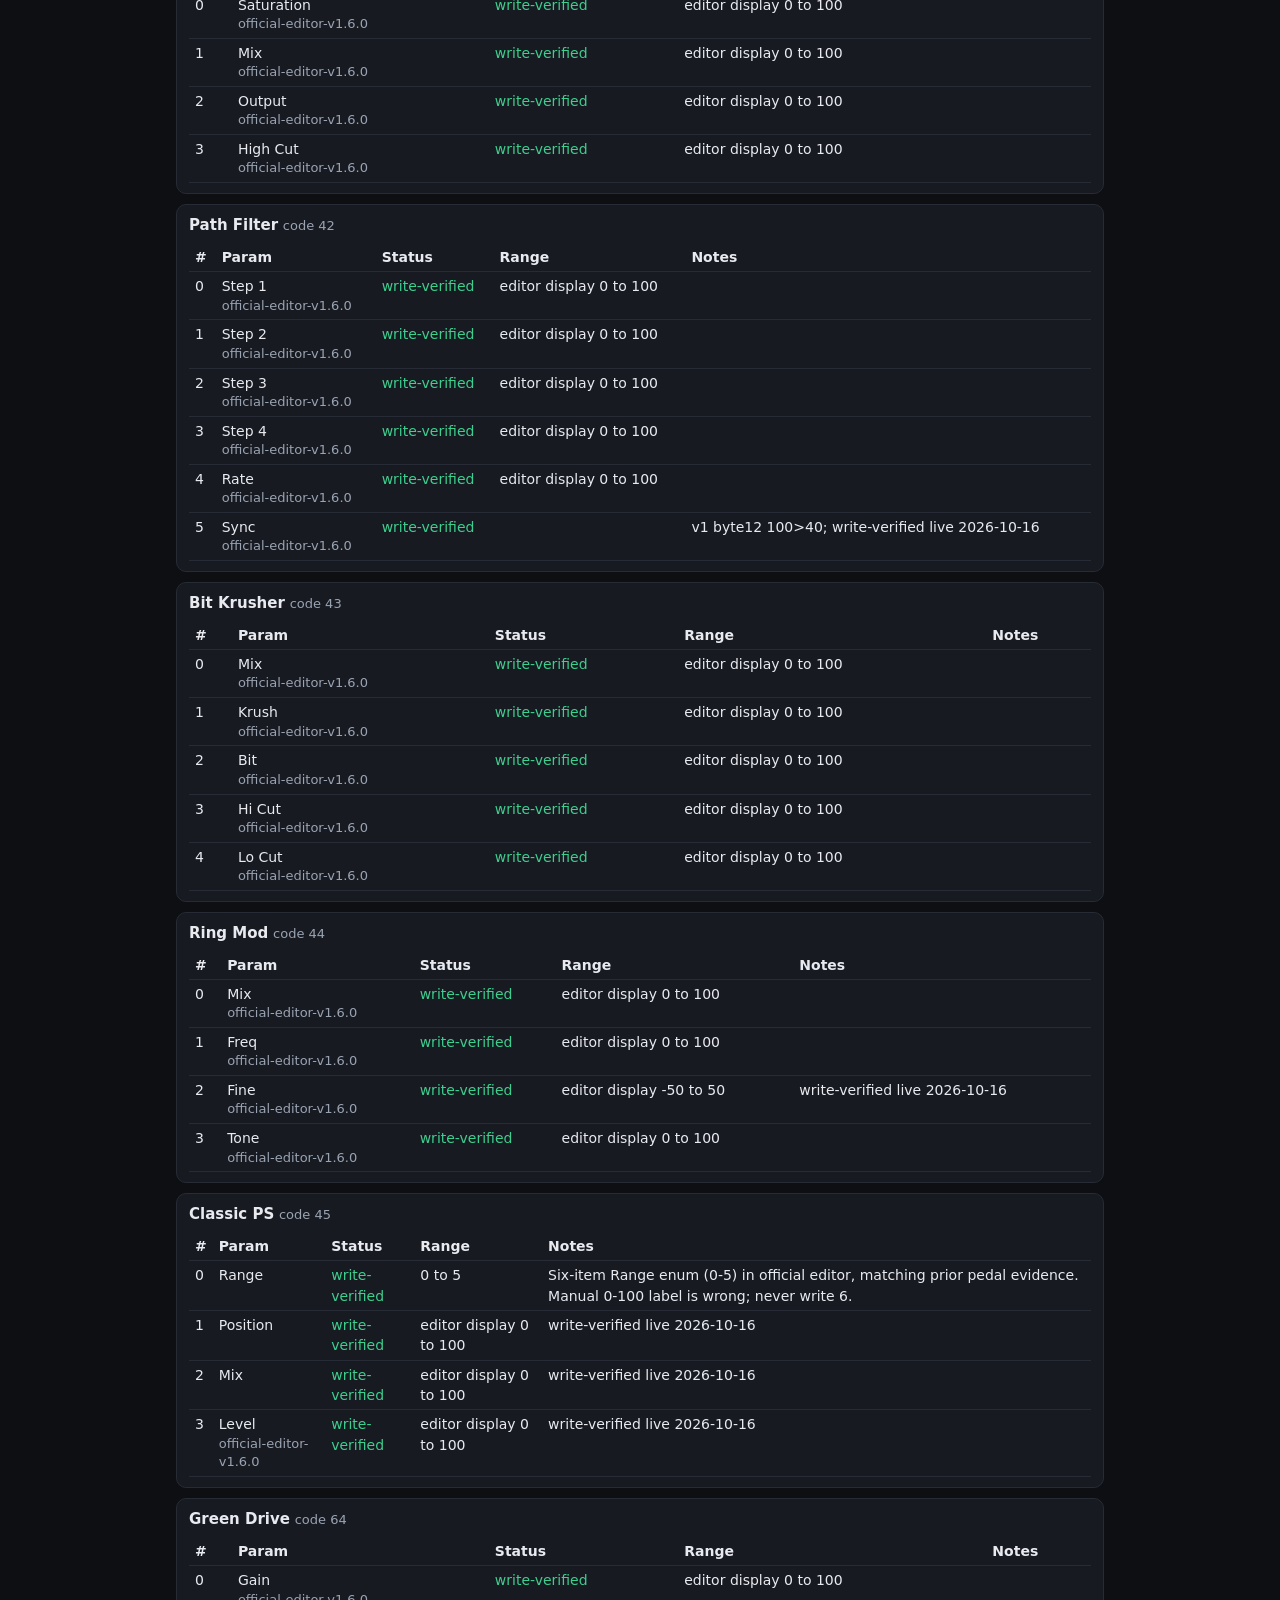
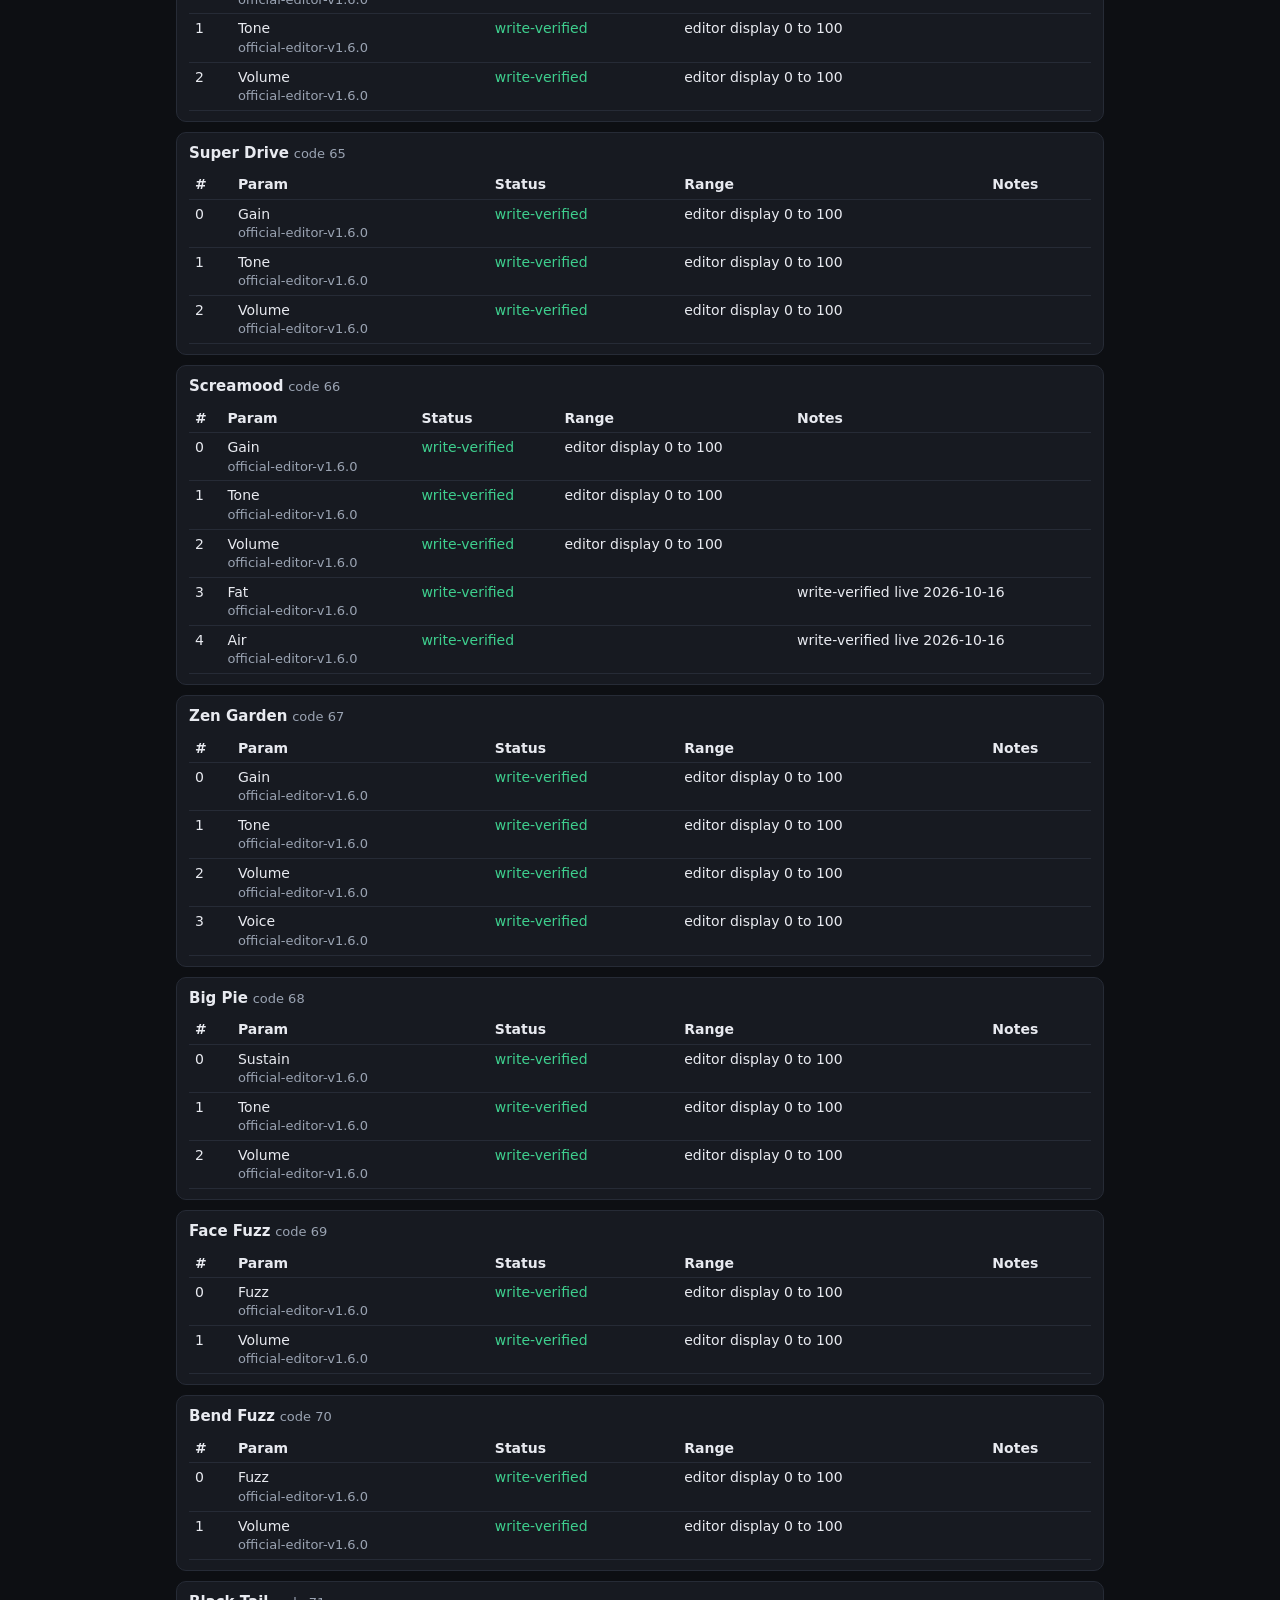
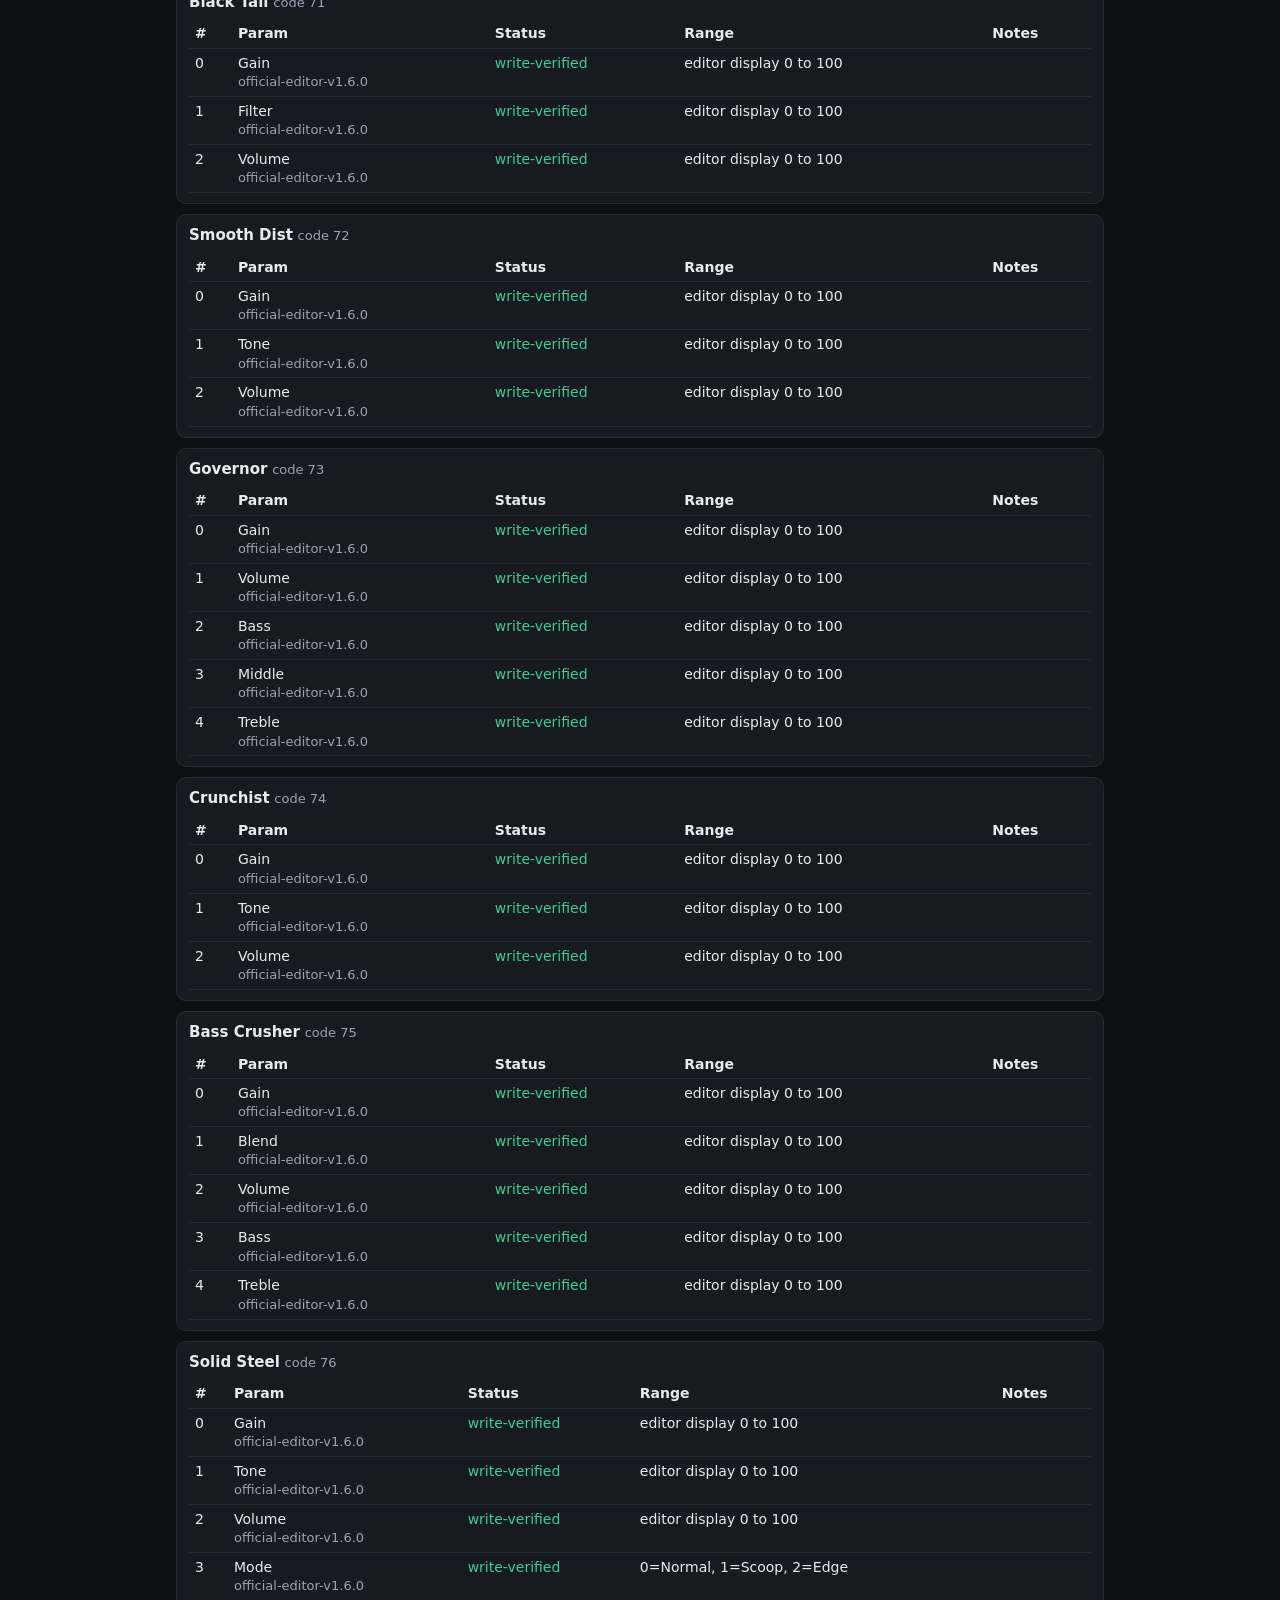
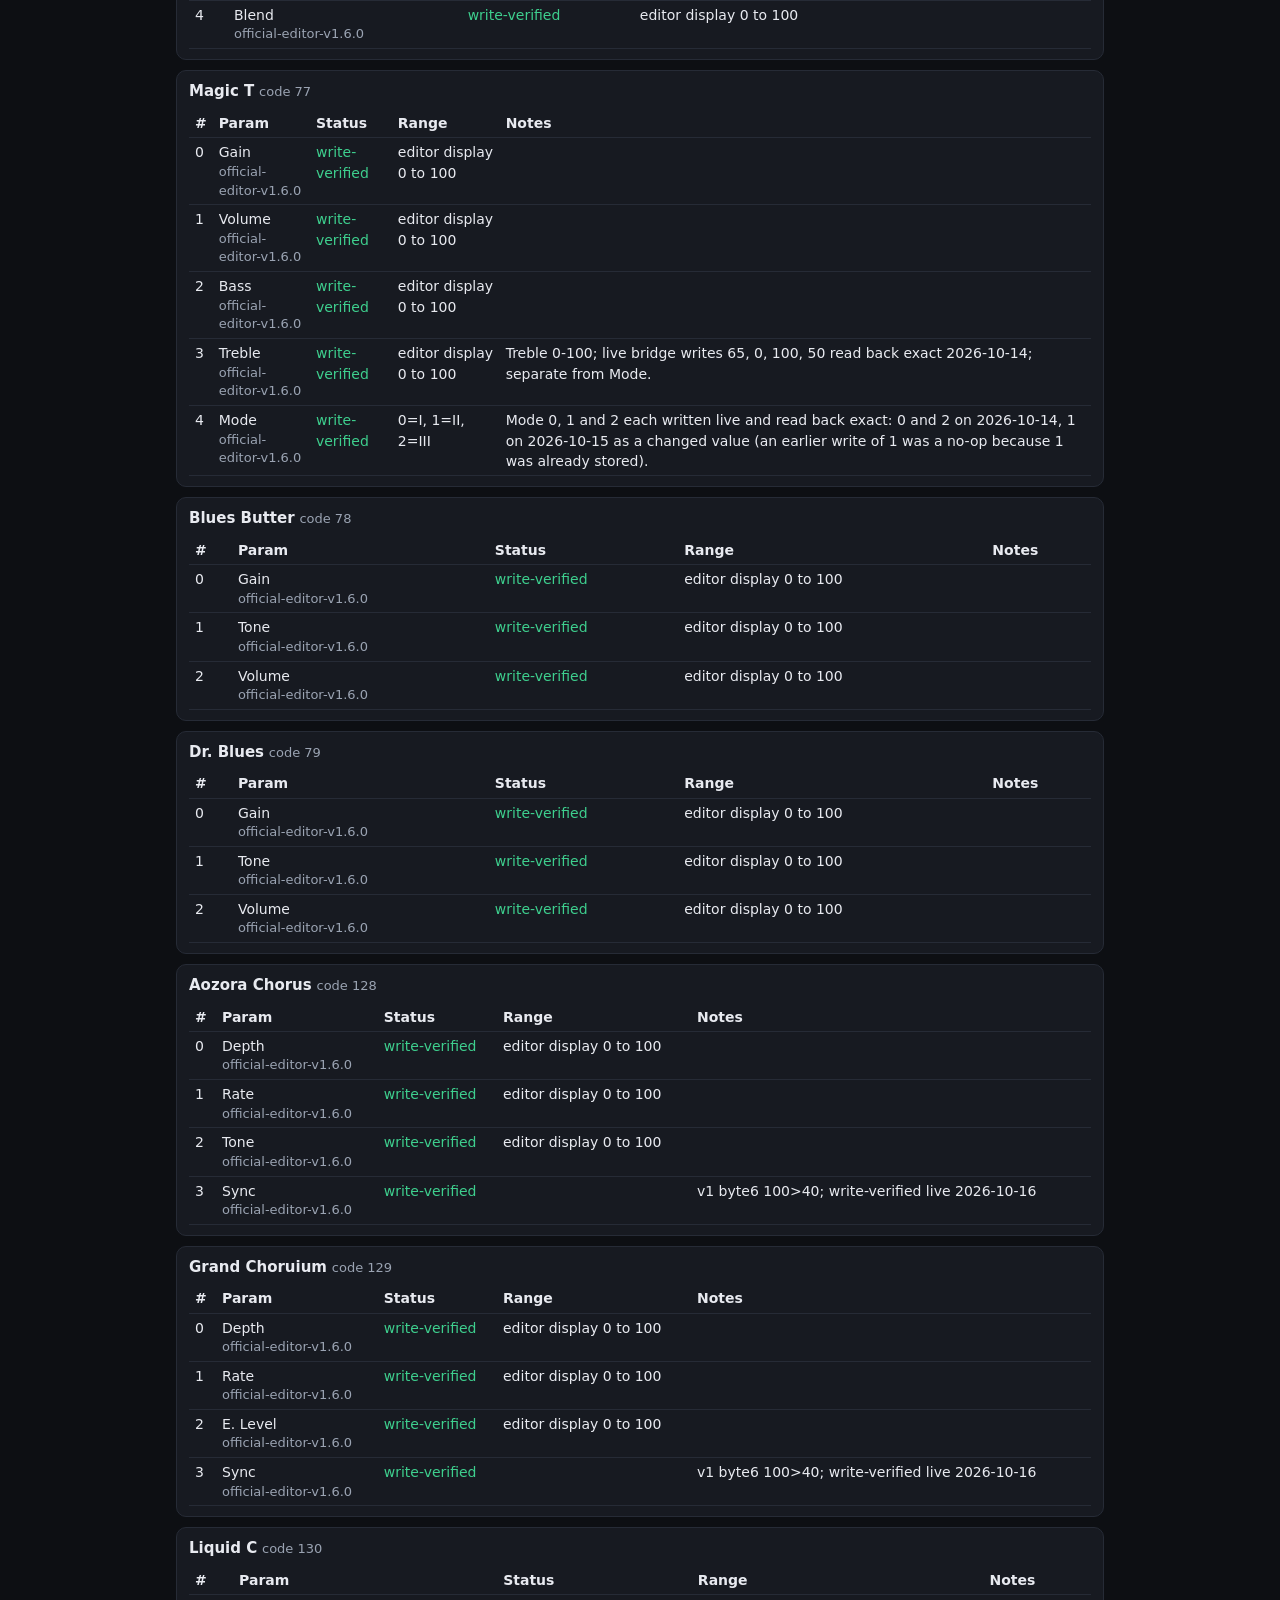
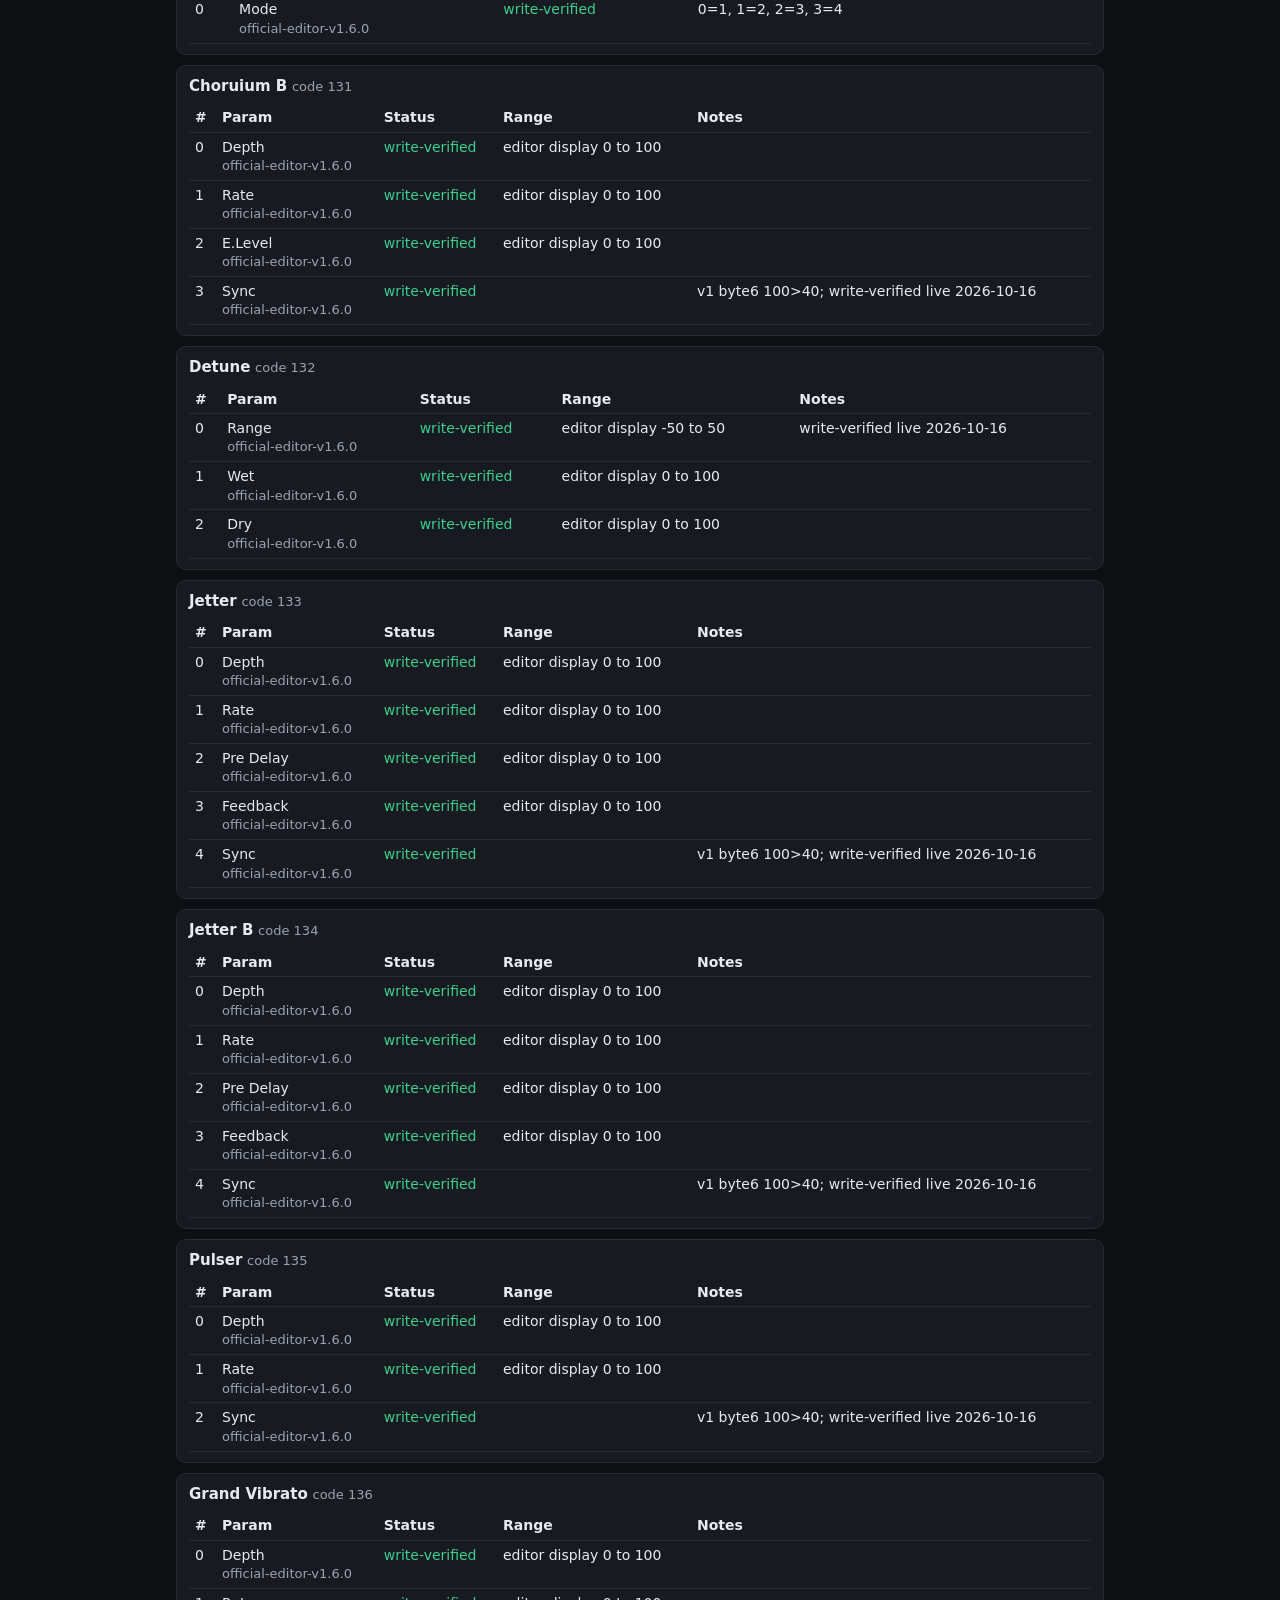
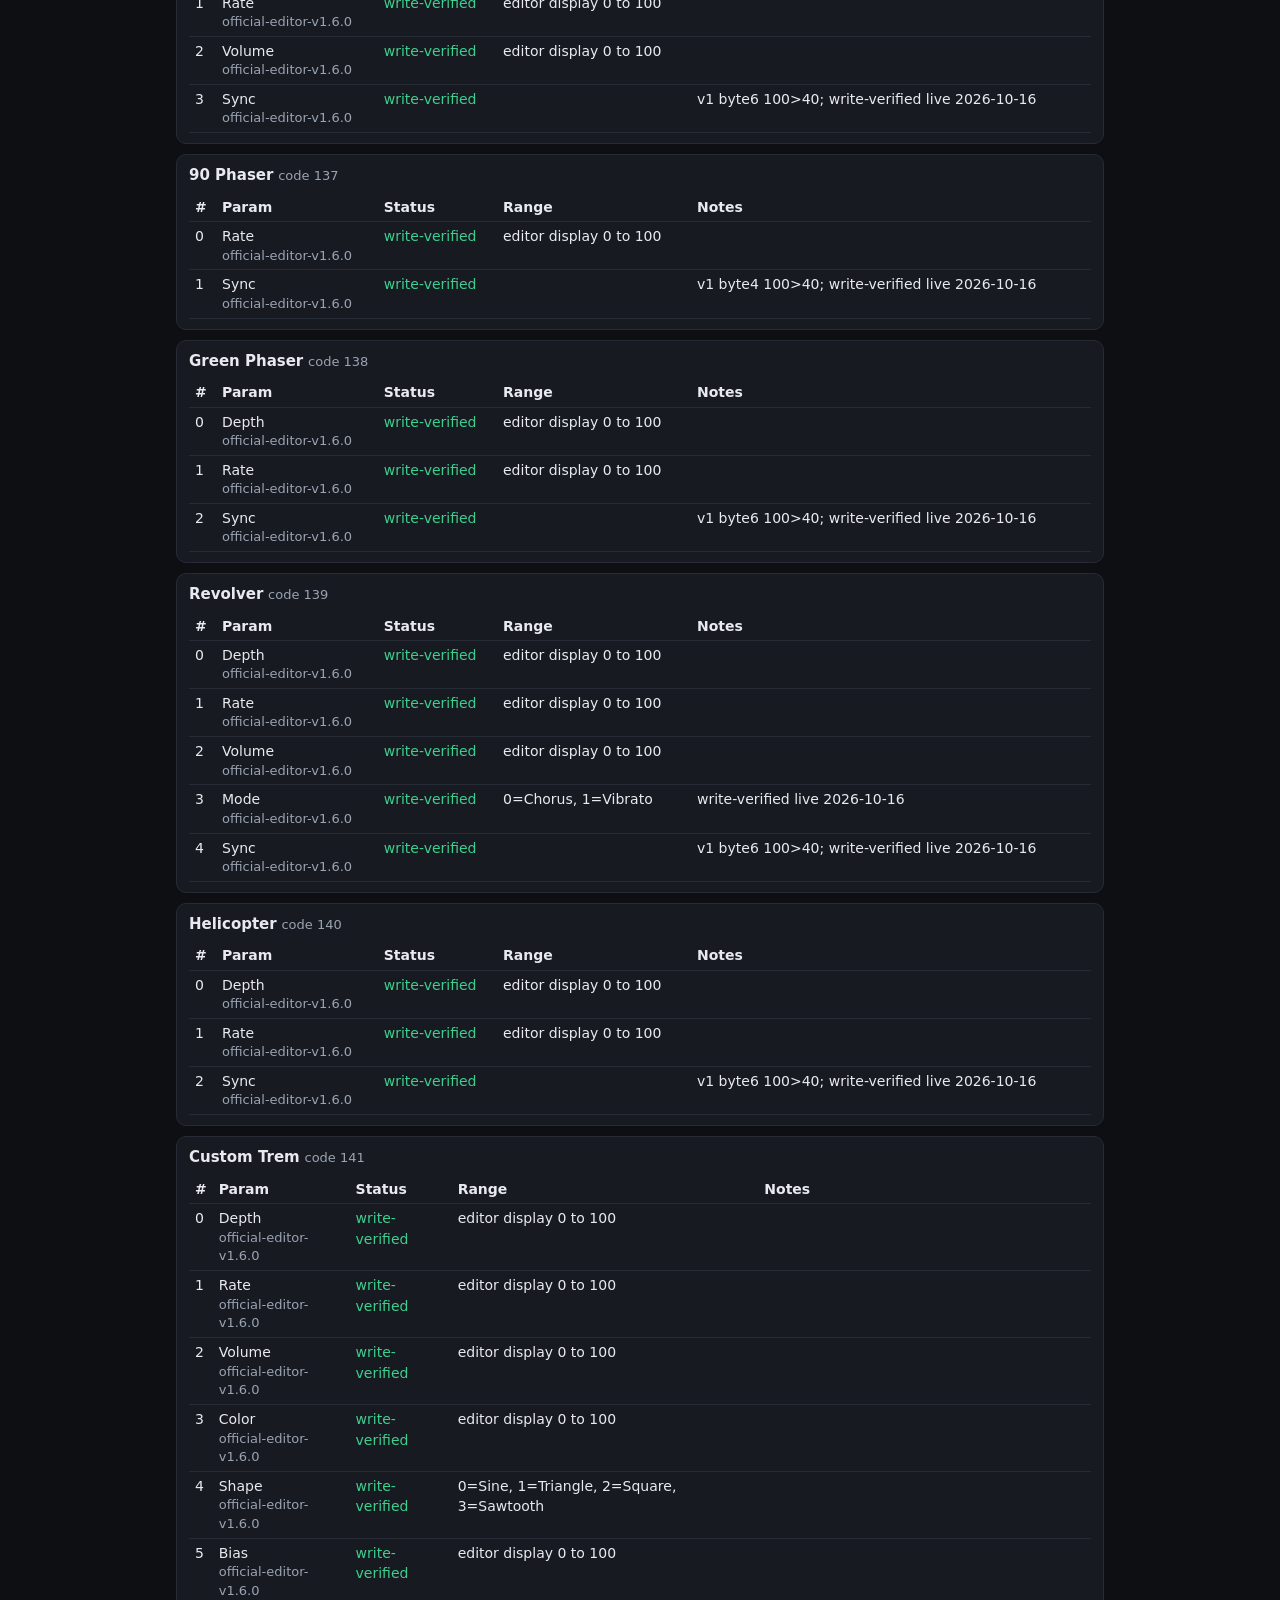
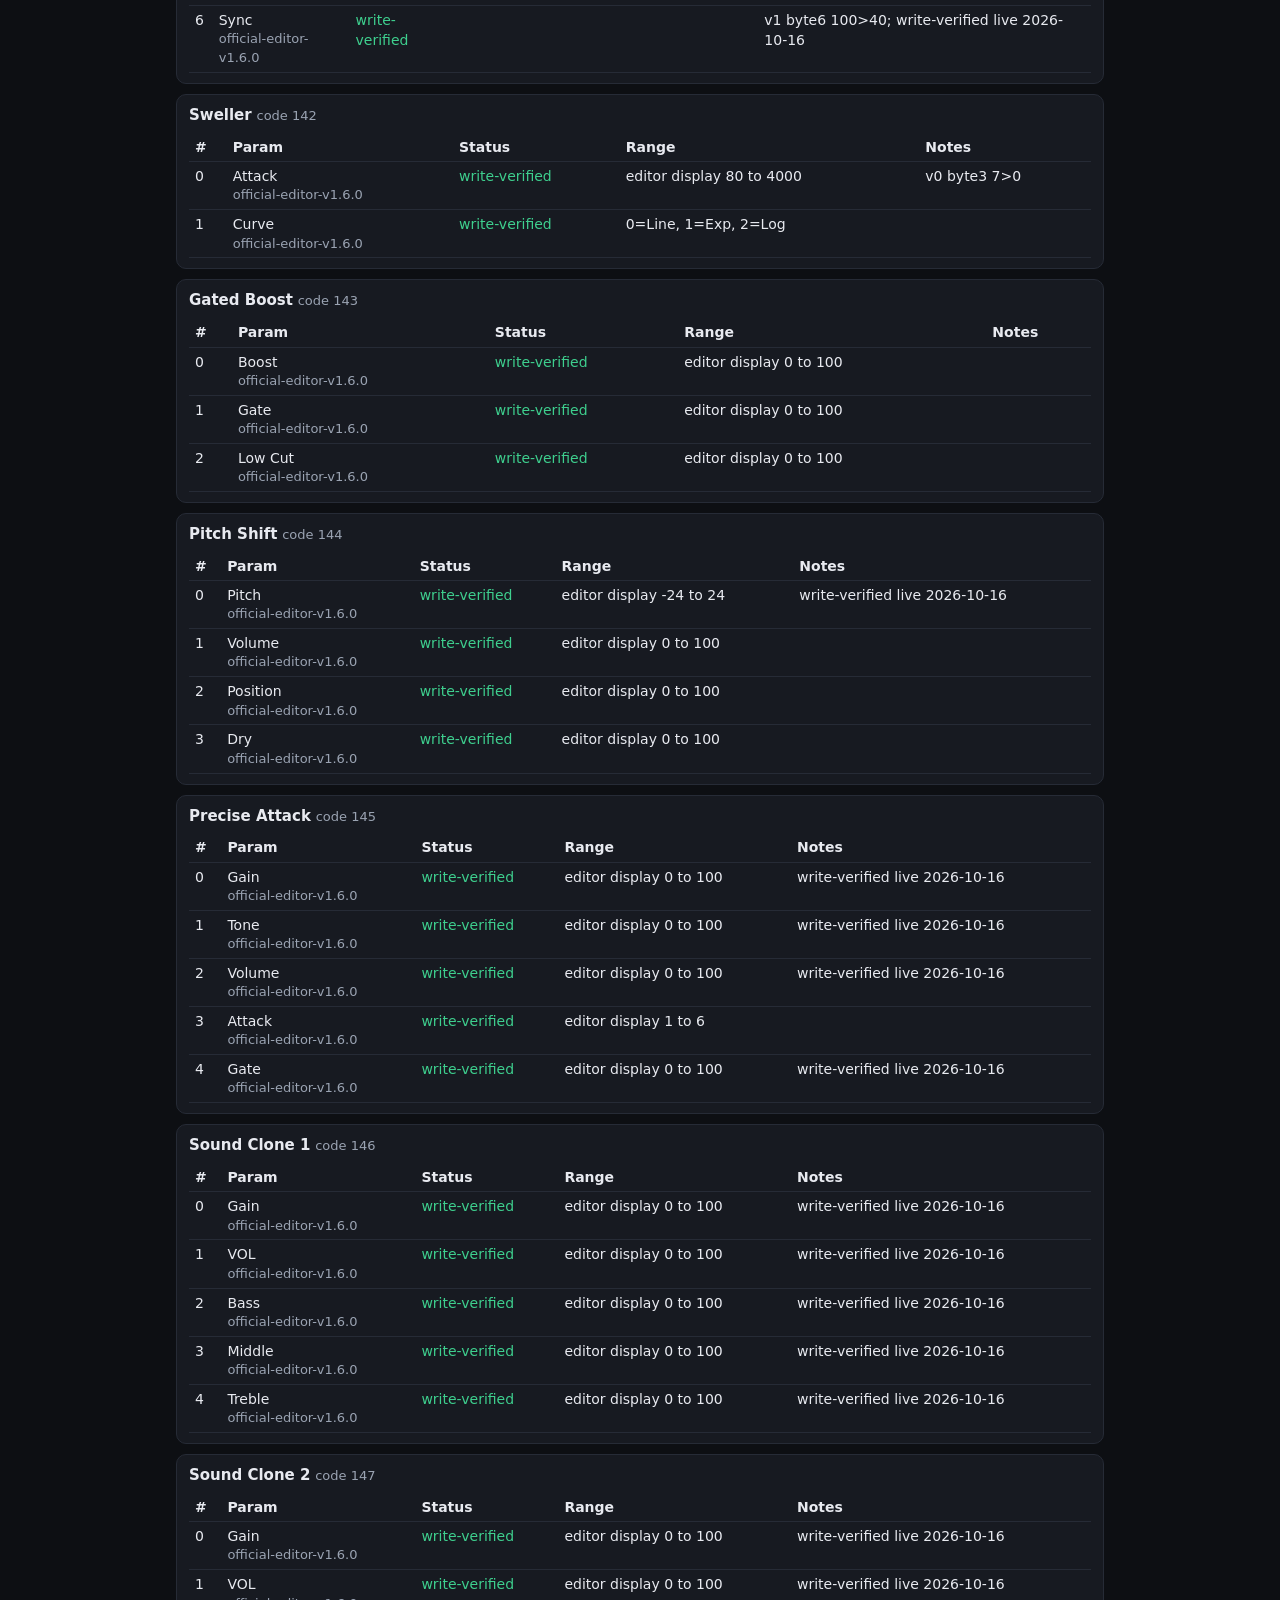
<file: site/params.html>
<!doctype html>
<html lang="en">
<head>
<meta charset="utf-8">
<meta name="viewport" content="width=device-width, initial-scale=1">
<meta name="robots" content="noindex, nofollow, noarchive, nosnippet">
<title>Ampero Mini parameter map (beta)</title>
<style>
:root{--bg:#0d0f13;--panel:#171a21;--line:#262b36;--text:#e8eaf0;--mute:#9aa3b2;--acc:#f0b429;--ok:#3ecf8e;--warn:#e5a13a}
*{box-sizing:border-box}
body{margin:0;background:var(--bg);color:var(--text);font:15px/1.45 system-ui,-apple-system,Segoe UI,Roboto,sans-serif}
.wrap{max-width:960px;margin:0 auto;padding:16px}
a{color:var(--acc)}
h1{margin:6px 0}
.mute{color:var(--mute);font-size:13px}
.box{background:var(--panel);border:1px solid var(--line);border-radius:10px;padding:10px 12px;margin:10px 0}
select,input{font:inherit;padding:8px 10px;border-radius:8px;border:1px solid var(--line);background:var(--panel);color:var(--text)}
.bar{display:flex;gap:8px;flex-wrap:wrap;margin:12px 0}
table{width:100%;border-collapse:collapse;margin:6px 0 0;font-size:14px}
td,th{text-align:left;padding:4px 6px;border-bottom:1px solid var(--line);vertical-align:top}
.write-verified{color:var(--ok)}.address-confirmed-only,.inferred{color:var(--warn)}.editor-defined,.unswept{color:var(--mute)}
.model{font-weight:600}
</style>
</head>
<body>
<div class="wrap">
<p><a href="index.html">&larr; Model library</a></p>
<h1>Parameter map</h1>
<p class="mute">Which knob is which for each model, where it sits in the preset record, and how sure we are. Unofficial; firmware V2.2 on an Ampero Mini. Editor names and UI bounds are separate from live write verification. Also as <a href="param-map.json">param-map.json</a>.</p>
<div class="box mute" id="conv"></div>
<div class="bar"><select id="blk" aria-label="Block"></select><input id="q" placeholder="Filter by model name" aria-label="Filter by model name"></div>
<div id="out"></div>
</div>
<script>
(function(){
var D,blk=document.getElementById('blk'),q=document.getElementById('q'),out=document.getElementById('out');
function esc(s){return String(s==null?'':s).replace(/[&<>"]/g,function(c){return {'&':'&amp;','<':'&lt;','>':'&gt;','"':'&quot;'}[c]})}
function render(){
 var b=D.blocks[blk.value],f=q.value.toLowerCase(),h='';
 Object.keys(b.models).sort(function(a,c){return a-c}).forEach(function(code){
  var m=b.models[code];if(f&&String(m.name).toLowerCase().indexOf(f)<0)return;
  var ps=Object.keys(m.params||{});
  h+='<div class="box"><span class="model">'+esc(m.name)+'</span> <span class="mute">code '+esc(code)+'</span>';
  if(ps.length){h+='<table><tr><th>#</th><th>Param</th><th>Status</th><th>Range</th><th>Notes</th></tr>';
   ps.forEach(function(p){var x=m.params[p];h+='<tr><td>'+esc(p)+'</td><td>'+esc(x.name||'')+(x.name_source?'<div class="mute">'+esc(x.name_source)+'</div>':'')+'</td><td class="'+esc(x.status)+'">'+esc(x.status)+'</td><td>'+(x.valid_range?esc(x.valid_range.join(' to ')):x.editor_enum?esc(x.editor_enum.map(function(a){return a.value+'='+a.label}).join(', ')):x.editor_display_range?'editor display '+esc(x.editor_display_range.join(' to ')):'')+'</td><td>'+esc(x.note||'')+'</td></tr>'});
   h+='</table>'}else h+='<div class="mute">No params mapped yet.</div>';
  h+='</div>'});
 out.innerHTML=h||'<p class="mute">No match.</p>';
}
fetch('param-map.json').then(function(r){return r.json()}).then(function(d){
 D=d;var c=d.conventions;
 document.getElementById('conv').innerHTML=Object.keys(c).map(function(k){return '<div><b>'+esc(k.replace(/_/g,' '))+':</b> '+esc(c[k])+'</div>'}).join('');
 blk.innerHTML=Object.keys(d.blocks).map(function(k){return '<option value="'+k+'">'+k.toUpperCase()+'</option>'}).join('');
 blk.onchange=render;q.oninput=render;render();
}).catch(function(){out.textContent='Could not load param-map.json'});
})();
</script>
</body>
</html>
</file>
<file: site/bridge.css>
/* Bridge panel: settings, presets, block copy, backup and import. Loaded after the page's own styles. */
.gear{margin-left:auto;display:inline-flex;align-items:center;gap:6px;min-height:44px;padding:0 12px;border:1px solid var(--line);border-radius:8px;background:var(--panel);color:var(--text);font:inherit;font-size:13px;letter-spacing:0;text-transform:none;font-weight:600;cursor:pointer}
.gear:hover,.gear:focus-visible{border-color:var(--acc);outline:none}
.gear .dot{width:8px;height:8px;border-radius:50%;background:#4a5262}
.gear .dot.on{background:var(--ok)}
.tabs{display:flex;gap:6px;margin:14px 0 4px;border-bottom:1px solid var(--line)}
.tab{min-height:44px;padding:0 16px;border:0;border-bottom:3px solid transparent;background:none;color:var(--mute);font:inherit;font-weight:600;cursor:pointer}
.tab[aria-selected=true]{color:var(--text);border-bottom-color:var(--acc)}
.tabs[hidden],.pane[hidden]{display:none}
.star{min-width:44px;min-height:44px;margin:-8px -10px -8px 0;border:0;background:none;color:var(--mute);font-size:24px;line-height:1;cursor:pointer;border-radius:8px}
.star[aria-pressed=true]{color:var(--acc)}
.star:focus-visible{outline:2px solid var(--acc)}
.card.has-star{grid-template-columns:1fr auto auto}
.sect{margin:18px 0 8px;font-size:12px;letter-spacing:.1em;text-transform:uppercase;color:var(--mute);font-weight:700}
.panel{background:var(--panel);border:1px solid var(--line);border-radius:10px;padding:12px;margin-bottom:10px}
.panel p{margin:0 0 10px;color:var(--mute);font-size:13px}
.row{display:flex;flex-wrap:wrap;gap:8px;align-items:center}
.pbtn{min-height:44px;padding:0 14px;border:1px solid var(--line);border-radius:8px;background:var(--panel);color:var(--text);font:inherit;font-size:14px;font-weight:600;cursor:pointer}
.pbtn.pri{background:var(--acc);border-color:var(--acc);color:#111}
.pbtn.danger{border-color:#d9534f;color:#ff8f8b}
.pbtn:disabled{opacity:.45;cursor:default}
.pbtn:focus-visible{outline:2px solid var(--acc);outline-offset:2px}
.patch{display:grid;grid-template-columns:auto 1fr auto auto;gap:4px 10px;align-items:center;background:var(--panel);border:1px solid var(--line);border-radius:10px;padding:8px 10px;margin-bottom:8px}
.patch .lbl{font-weight:700;font-variant-numeric:tabular-nums;min-width:48px}
.patch .nm{overflow:hidden;text-overflow:ellipsis;white-space:nowrap}
.patch .pbtn{min-height:44px}
.msg{font-size:13px;margin:8px 0;color:var(--mute)}
.msg.bad{color:#ff8f8b}
.msg.good{color:var(--ok)}
.bar{height:8px;border-radius:4px;background:var(--line);overflow:hidden;margin:8px 0}
.bar i{display:block;height:100%;background:var(--acc);width:0}
dialog{width:min(560px,calc(100vw - 24px));max-height:calc(100dvh - 24px);padding:0;border:1px solid var(--line);border-radius:12px;background:var(--bg);color:var(--text)}
dialog::backdrop{background:rgba(0,0,0,.65)}
.dlg{padding:16px;display:grid;gap:10px}
.dlg h2{margin:0;font-size:18px}
.dlg label{display:grid;gap:4px;font-size:13px;color:var(--mute)}
.dlg input[type=text],.dlg input[type=password],.dlg input[type=url],.dlg select{width:100%;min-height:44px;padding:0 12px;border:1px solid var(--line);border-radius:8px;background:var(--panel);color:var(--text);font:inherit;font-size:16px}
.dlg input:focus-visible,.dlg select:focus-visible{outline:2px solid var(--acc);border-color:transparent}
.chk{display:flex!important;grid-auto-flow:column;align-items:center;gap:10px!important;min-height:44px;color:var(--text)!important;font-size:14px!important}
.chk input{width:22px;height:22px;flex:none}
.chk small{display:block;color:var(--mute)}
.list2{display:grid;gap:6px;margin:0;padding:0;list-style:none}
.list2 li{border:1px solid var(--line);border-radius:8px;padding:6px 10px;background:var(--panel);font-size:13px}
.list2 li b{color:var(--text)}
.chipx{font-size:11px;border-radius:4px;padding:1px 7px;border:1px solid var(--line);color:var(--mute);margin-left:6px}
.chipx.ok{color:var(--ok);border-color:var(--ok)}
.chipx.warn{color:var(--warn);border-color:var(--warn)}
.chipx.bad{color:#ff8f8b;border-color:#d9534f}
.why{color:var(--warn);font-size:12px;display:block}
.mono{font-family:ui-monospace,SFMono-Regular,Menlo,monospace}
/* tone panel */
.tbanner{margin:12px 0 0;padding:10px 12px;border:1px solid var(--acc);border-radius:8px;background:rgba(240,180,41,.1);font-size:14px}
.tpatch{display:flex;align-items:center;justify-content:space-between;gap:10px;margin-top:10px;margin-bottom:0}
.tpatch .lbl{font-weight:700;font-variant-numeric:tabular-nums;margin-right:6px}
.seg{display:flex;flex-wrap:wrap;gap:8px}
.seg .pbtn{flex:1 0 auto}
.trow{background:var(--panel);border:1px solid var(--line);border-radius:10px;padding:10px 12px;margin-bottom:8px}
.trow .msg{margin:4px 0 0}
.thead{display:flex;align-items:center;justify-content:space-between;gap:8px;margin-bottom:6px}
.tctl{display:flex;align-items:center;gap:8px}
.tctl input[type=range]{flex:1;min-width:0;height:44px;accent-color:var(--acc)}
.tctl input,.tctl select{font-size:16px}
.tctl input[type=number],.tctl select{min-height:44px;padding:0 10px;border:1px solid var(--line);border-radius:8px;background:var(--bg);color:var(--text);font:inherit;font-size:16px}
.tctl input[type=number]{width:84px}
.tctl select{flex:1;min-width:0}
.tctl select:focus-visible,.tctl input:focus-visible{outline:2px solid var(--acc);border-color:transparent}
.tpatch .pbtn,.tctl .pbtn{flex:none}
.empty{color:var(--mute);padding:12px 0}
@media(max-width:560px){dialog{width:100vw;max-width:100vw;height:100dvh;max-height:100dvh;border-radius:0;border:0}.patch{grid-template-columns:auto 1fr auto}.patch .copy{grid-column:1/-1}}
.list2 .mono{word-break:break-all}
.chipx{white-space:nowrap;display:inline-block}
.tchips{display:flex;gap:6px;align-items:center;flex-wrap:wrap;justify-content:flex-end}
</file>
